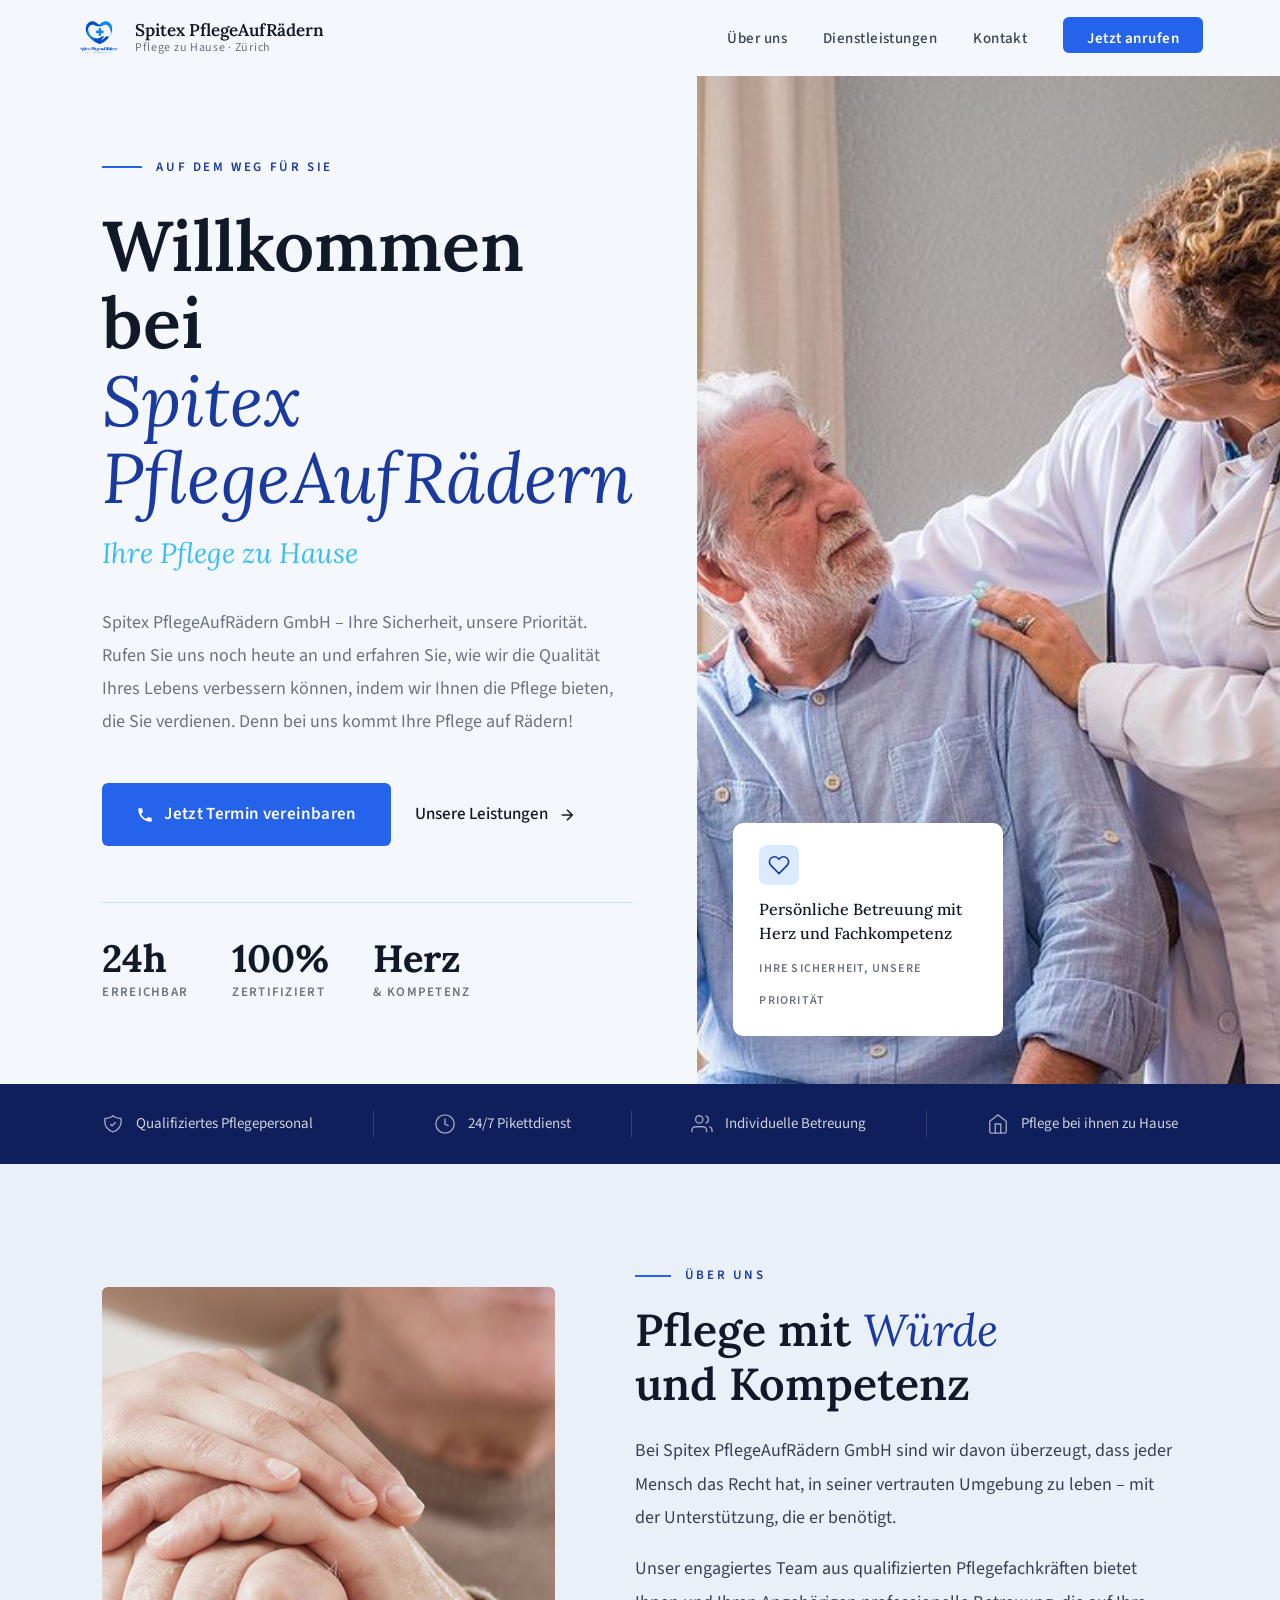
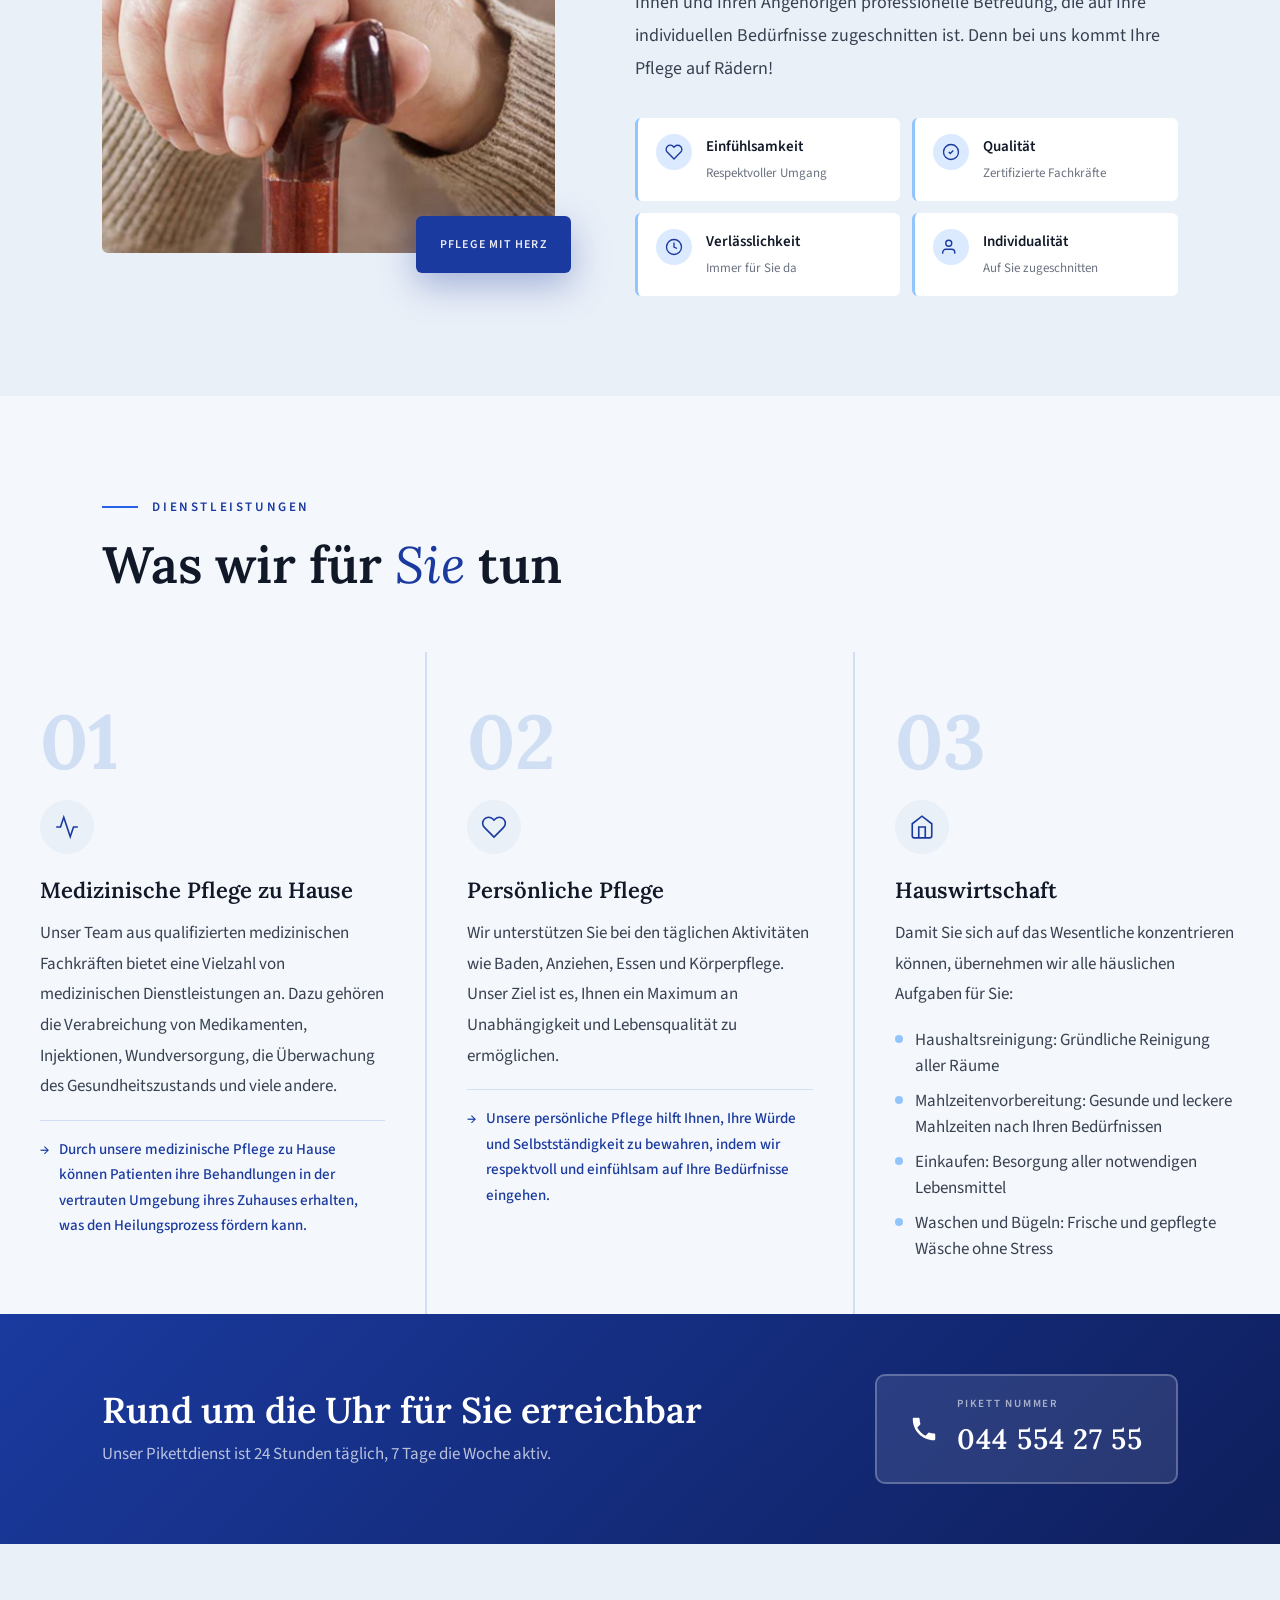
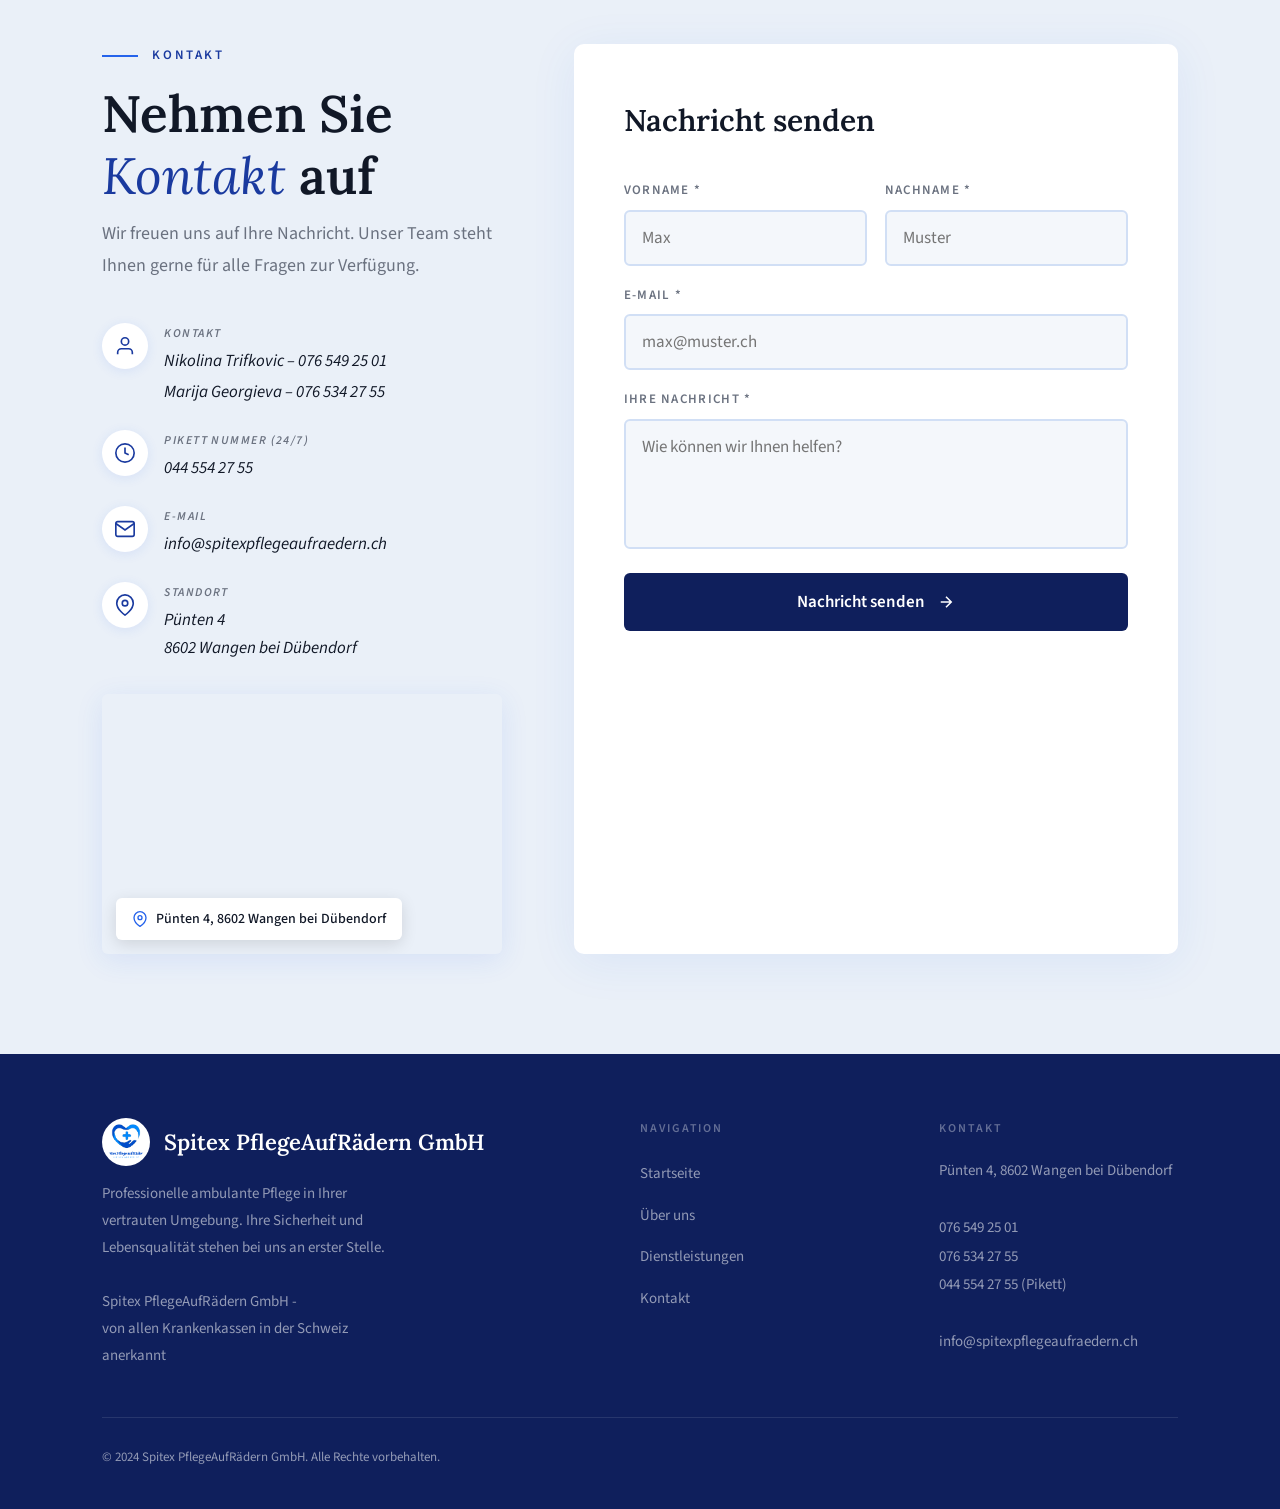
<file: spitex_nega/index.html>
<!DOCTYPE html>
<html lang="de">
<head>
  <meta charset="UTF-8">
  <meta name="viewport" content="width=device-width, initial-scale=1.0">

  <!-- ═══ SEO Meta Tags ═══ -->
  <title>Spitex PflegeAufRädern GmbH – Ambulante Pflege zu Hause | Wangen bei Dübendorf</title>
  <meta name="description" content="Spitex PflegeAufRädern GmbH in Wangen bei Dübendorf – professionelle ambulante Pflege zu Hause. Medizinische Pflege, persönliche Betreuung & Hauswirtschaft. 24/7 Pikettdienst. Jetzt Termin vereinbaren.">
  <meta name="keywords" content="Spitex, ambulante Pflege, Pflege zu Hause, Wangen bei Dübendorf, Zürich, Pflegedienst, häusliche Pflege, medizinische Pflege, Betreuung zuhause, Pikettdienst">
  <meta name="author" content="Spitex PflegeAufRädern GmbH">
  <meta name="robots" content="index, follow">
  <meta name="language" content="de-CH">
  <link rel="canonical" href="https://www.spitexpflegeaufraedern.ch/">

  <!-- ═══ Open Graph / Social ═══ -->
  <meta property="og:type" content="website">
  <meta property="og:locale" content="de_CH">
  <meta property="og:title" content="Spitex PflegeAufRädern GmbH – Ambulante Pflege zu Hause">
  <meta property="og:description" content="Professionelle ambulante Pflege in Wangen bei Dübendorf. Medizinische Pflege, persönliche Betreuung & Hauswirtschaft – mit Herz und Kompetenz.">
  <meta property="og:url" content="https://www.spitexpflegeaufraedern.ch/">
  <meta property="og:site_name" content="Spitex PflegeAufRädern GmbH">
  <meta property="og:image" content="https://www.spitexpflegeaufraedern.ch/images/hero-pflege.jpg">

  <!-- ═══ Favicon ═══ -->
  <link rel="icon" type="image/png" href="images/logo.png">
  <link rel="apple-touch-icon" href="images/logo.png">

  <!-- ═══ Structured Data / Schema.org ═══ -->
  <script type="application/ld+json">
  {
    "@context": "https://schema.org",
    "@type": "MedicalBusiness",
    "name": "Spitex PflegeAufRädern GmbH",
    "description": "Professionelle ambulante Pflege zu Hause in Wangen bei Dübendorf. Medizinische Pflege, persönliche Betreuung und Hauswirtschaft.",
    "url": "https://www.spitexpflegeaufraedern.ch",
    "logo": "https://www.spitexpflegeaufraedern.ch/images/logo.png",
    "telephone": ["+41765492501", "+41445542755"],
    "email": "info@spitexpflegeaufraedern.ch",
    "address": {
      "@type": "PostalAddress",
      "streetAddress": "Pünten 4",
      "postalCode": "8602",
      "addressLocality": "Wangen bei Dübendorf",
      "addressCountry": "CH"
    },
    "geo": {
      "@type": "GeoCoordinates",
      "latitude": 47.3983,
      "longitude": 8.6264
    },
    "openingHoursSpecification": {
      "@type": "OpeningHoursSpecification",
      "dayOfWeek": ["Monday","Tuesday","Wednesday","Thursday","Friday","Saturday","Sunday"],
      "opens": "00:00",
      "closes": "23:59"
    },
    "areaServed": {
      "@type": "Place",
      "name": "Kanton Zürich, Schweiz"
    },
    "serviceType": ["Ambulante Pflege", "Medizinische Hauspflege", "Hauswirtschaft", "Betreuung zu Hause"]
  }
  </script>

  <link rel="stylesheet" href="css/style.css">
</head>
<body>

<!-- ═══════════════════════════════════════
     NAVIGATION
════════════════════════════════════════ -->
<header role="banner">
  <nav id="mainNav" aria-label="Hauptnavigation">
    <a href="#hero" class="nav-logo" aria-label="Spitex PflegeAufRädern – Zurück zur Startseite">
      <div class="nav-logo-mark">
        <img src="images/logo.png" alt="Spitex PflegeAufRädern Logo" class="nav-logo-img">
      </div>
      <div class="nav-logo-text">
        <span class="brand">Spitex PflegeAufRädern</span>
        <span class="sub">Pflege zu Hause · Zürich</span>
      </div>
    </a>
    <ul class="nav-links" role="list">
      <li><a href="#ueber-uns">Über uns</a></li>
      <li><a href="#dienstleistungen">Dienstleistungen</a></li>
      <li><a href="#kontakt">Kontakt</a></li>
      <li><a href="tel:0765492501" class="nav-cta" aria-label="Jetzt anrufen: 076 549 25 01">Jetzt anrufen</a></li>
    </ul>
  </nav>
</header>

<!-- ═══════════════════════════════════════
     HERO
════════════════════════════════════════ -->
<main id="main-content">
<section class="hero" id="hero" aria-labelledby="hero-heading">
  <div class="hero-left">
    <div class="hero-eyebrow" aria-hidden="true">
      <span class="hero-eyebrow-line"></span>
      <span class="hero-eyebrow-text">Auf dem Weg für Sie</span>
    </div>
    <h1 class="hero-title" id="hero-heading">
      Willkommen bei<br><em>Spitex PflegeAufRädern</em>
    </h1>
    <p class="hero-subtitle">Ihre Pflege zu Hause</p>
    <p class="hero-text">
      Spitex PflegeAufRädern GmbH – Ihre Sicherheit, unsere Priorität.<br>
      Rufen Sie uns noch heute an und erfahren Sie, wie wir die Qualität Ihres Lebens verbessern können, indem wir Ihnen die Pflege bieten, die Sie verdienen. Denn bei uns kommt Ihre Pflege auf Rädern!
    </p>
    <div class="hero-actions">
      <a href="tel:0765492501" class="btn-primary" aria-label="Termin vereinbaren – Telefon 076 549 25 01">
        <svg viewBox="0 0 24 24" aria-hidden="true" focusable="false"><path d="M6.62 10.79c1.44 2.83 3.76 5.14 6.59 6.59l2.2-2.2c.27-.27.67-.36 1.02-.24 1.12.37 2.33.57 3.57.57.55 0 1 .45 1 1V20c0 .55-.45 1-1 1-9.39 0-17-7.61-17-17 0-.55.45-1 1-1h3.5c.55 0 1 .45 1 1 0 1.25.2 2.45.57 3.57.11.35.03.74-.25 1.02l-2.2 2.2z"/></svg>
        Jetzt Termin vereinbaren
      </a>
      <a href="#dienstleistungen" class="btn-secondary">
        Unsere Leistungen
        <svg viewBox="0 0 24 24" fill="none" stroke="currentColor" stroke-width="2" aria-hidden="true" focusable="false"><path d="M5 12h14M12 5l7 7-7 7"/></svg>
      </a>
    </div>
    <div class="hero-stats" aria-label="Unsere Kennzahlen">
      <div class="stat">
        <span class="stat-number">24h</span>
        <span class="stat-label">Erreichbar</span>
      </div>
      <div class="stat">
        <span class="stat-number">100%</span>
        <span class="stat-label">Zertifiziert</span>
      </div>
      <div class="stat">
        <span class="stat-number">Herz</span>
        <span class="stat-label">& Kompetenz</span>
      </div>
    </div>
  </div>

  <div class="hero-right" aria-hidden="true">
    <img
      src="images/hero-pflege.jpg"
      alt="Qualifizierte Pflegefachkraft betreut einen älteren Patienten liebevoll zu Hause"
      width="800" height="900"
      loading="eager" fetchpriority="high"
    >
    <div class="hero-floating-card">
      <div class="card-icon">
        <svg viewBox="0 0 24 24" fill="none" stroke="currentColor" stroke-width="1.8" aria-hidden="true"><path d="M20.84 4.61a5.5 5.5 0 0 0-7.78 0L12 5.67l-1.06-1.06a5.5 5.5 0 0 0-7.78 7.78l1.06 1.06L12 21.23l7.78-7.78 1.06-1.06a5.5 5.5 0 0 0 0-7.78z"/></svg>
      </div>
      <p>Persönliche Betreuung mit Herz und Fachkompetenz</p>
      <small>Ihre Sicherheit, unsere Priorität</small>
    </div>
  </div>
</section>

<!-- ═══════════════════════════════════════
     TRUST STRIP
════════════════════════════════════════ -->
<div class="trust-strip" role="list" aria-label="Unsere Versprechen">
  <div class="trust-item" role="listitem">
    <svg viewBox="0 0 24 24" fill="none" stroke="currentColor" stroke-width="1.5" aria-hidden="true"><path d="M9 12l2 2 4-4m5.618-4.016A11.955 11.955 0 0112 2.944a11.955 11.955 0 01-8.618 3.04A12.02 12.02 0 003 9c0 5.591 3.824 10.29 9 11.622 5.176-1.332 9-6.03 9-11.622 0-1.042-.133-2.052-.382-3.016z"/></svg>
    Qualifiziertes Pflegepersonal
  </div>
  <div class="trust-sep" aria-hidden="true"></div>
  <div class="trust-item" role="listitem">
    <svg viewBox="0 0 24 24" fill="none" stroke="currentColor" stroke-width="1.5" aria-hidden="true"><circle cx="12" cy="12" r="10"/><polyline points="12 6 12 12 16 14"/></svg>
    24/7 Pikettdienst
  </div>
  <div class="trust-sep" aria-hidden="true"></div>
  <div class="trust-item" role="listitem">
    <svg viewBox="0 0 24 24" fill="none" stroke="currentColor" stroke-width="1.5" aria-hidden="true"><path d="M17 21v-2a4 4 0 0 0-4-4H5a4 4 0 0 0-4 4v2"/><circle cx="9" cy="7" r="4"/><path d="M23 21v-2a4 4 0 0 0-3-3.87"/><path d="M16 3.13a4 4 0 0 1 0 7.75"/></svg>
    Individuelle Betreuung
  </div>
  <div class="trust-sep" aria-hidden="true"></div>
  <div class="trust-item" role="listitem">
    <svg viewBox="0 0 24 24" fill="none" stroke="currentColor" stroke-width="1.5" aria-hidden="true"><path d="M3 9l9-7 9 7v11a2 2 0 0 1-2 2H5a2 2 0 0 1-2-2z"/><polyline points="9 22 9 12 15 12 15 22"/></svg>
    Pflege bei ihnen zu Hause
  </div>
</div>

<!-- ═══════════════════════════════════════
     ÜBER UNS
════════════════════════════════════════ -->
<section class="about" id="ueber-uns" aria-labelledby="about-heading">
  <div class="about-grid">
    <div class="about-image-wrap reveal">
      <img
        src="images/about-care1.jpg"
        alt="Einfühlsame Pflegerin unterstützt eine ältere Patientin bei täglichen Aktivitäten zu Hause"
        class="about-img"
        width="600" height="750"
        loading="lazy"
      >
      <div class="about-badge" aria-hidden="true">
        <span class="badge-text">Pflege mit Herz</span>
      </div>
    </div>
    <div class="about-content">
      <div class="section-label reveal"><span>Über uns</span></div>
      <h2 class="reveal" id="about-heading">Pflege mit <em>Würde</em><br>und Kompetenz</h2>
      <p class="reveal">Bei Spitex PflegeAufRädern GmbH sind wir davon überzeugt, dass jeder Mensch das Recht hat, in seiner vertrauten Umgebung zu leben – mit der Unterstützung, die er benötigt.</p>
      <p class="reveal">Unser engagiertes Team aus qualifizierten Pflegefachkräften bietet Ihnen und Ihren Angehörigen professionelle Betreuung, die auf Ihre individuellen Bedürfnisse zugeschnitten ist. Denn bei uns kommt Ihre Pflege auf Rädern!</p>
      <div class="values-grid" role="list" aria-label="Unsere Werte">
        <div class="value-card reveal" role="listitem">
          <div class="value-icon" aria-hidden="true"><svg viewBox="0 0 24 24" fill="none" stroke="currentColor" stroke-width="1.8"><path d="M20.84 4.61a5.5 5.5 0 0 0-7.78 0L12 5.67l-1.06-1.06a5.5 5.5 0 0 0-7.78 7.78l1.06 1.06L12 21.23l7.78-7.78 1.06-1.06a5.5 5.5 0 0 0 0-7.78z"/></svg></div>
          <div><strong>Einfühlsamkeit</strong><small>Respektvoller Umgang</small></div>
        </div>
        <div class="value-card reveal" role="listitem">
          <div class="value-icon" aria-hidden="true"><svg viewBox="0 0 24 24" fill="none" stroke="currentColor" stroke-width="1.8"><path d="M9 12l2 2 4-4"/><circle cx="12" cy="12" r="10"/></svg></div>
          <div><strong>Qualität</strong><small>Zertifizierte Fachkräfte</small></div>
        </div>
        <div class="value-card reveal" role="listitem">
          <div class="value-icon" aria-hidden="true"><svg viewBox="0 0 24 24" fill="none" stroke="currentColor" stroke-width="1.8"><circle cx="12" cy="12" r="10"/><polyline points="12 6 12 12 16 14"/></svg></div>
          <div><strong>Verlässlichkeit</strong><small>Immer für Sie da</small></div>
        </div>
        <div class="value-card reveal" role="listitem">
          <div class="value-icon" aria-hidden="true"><svg viewBox="0 0 24 24" fill="none" stroke="currentColor" stroke-width="1.8"><path d="M17 21v-2a4 4 0 0 0-4-4H5a4 4 0 0 0-4 4v2"/><circle cx="9" cy="7" r="4"/></svg></div>
          <div><strong>Individualität</strong><small>Auf Sie zugeschnitten</small></div>
        </div>
      </div>
    </div>
  </div>
</section>

<!-- ═══════════════════════════════════════
     DIENSTLEISTUNGEN
════════════════════════════════════════ -->
<section class="services" id="dienstleistungen" aria-labelledby="services-heading">
  <div class="services-header">
    <div class="section-label reveal"><span>Dienstleistungen</span></div>
    <h2 class="section-title reveal" id="services-heading">Was wir für <em>Sie</em> tun</h2>
  </div>
  <div class="services-grid">
    <article class="service-card reveal" aria-labelledby="service-1-heading">
      <div class="service-num" aria-hidden="true">01</div>
      <div class="service-icon" aria-hidden="true">
        <svg viewBox="0 0 24 24" fill="none" stroke="currentColor" stroke-width="1.5"><path d="M22 12h-4l-3 9L9 3l-3 9H2"/></svg>
      </div>
      <h3 id="service-1-heading">Medizinische Pflege zu Hause</h3>
      <p>Unser Team aus qualifizierten medizinischen Fachkräften bietet eine Vielzahl von medizinischen Dienstleistungen an. Dazu gehören die Verabreichung von Medikamenten, Injektionen, Wundversorgung, die Überwachung des Gesundheitszustands und viele andere.</p>
      <div class="service-benefit">Durch unsere medizinische Pflege zu Hause können Patienten ihre Behandlungen in der vertrauten Umgebung ihres Zuhauses erhalten, was den Heilungsprozess fördern kann.</div>
    </article>
    <article class="service-card reveal" aria-labelledby="service-2-heading">
      <div class="service-num" aria-hidden="true">02</div>
      <div class="service-icon" aria-hidden="true">
        <svg viewBox="0 0 24 24" fill="none" stroke="currentColor" stroke-width="1.5"><path d="M20.84 4.61a5.5 5.5 0 0 0-7.78 0L12 5.67l-1.06-1.06a5.5 5.5 0 0 0-7.78 7.78l1.06 1.06L12 21.23l7.78-7.78 1.06-1.06a5.5 5.5 0 0 0 0-7.78z"/></svg>
      </div>
      <h3 id="service-2-heading">Persönliche Pflege</h3>
      <p>Wir unterstützen Sie bei den täglichen Aktivitäten wie Baden, Anziehen, Essen und Körperpflege. Unser Ziel ist es, Ihnen ein Maximum an Unabhängigkeit und Lebensqualität zu ermöglichen.</p>
      <div class="service-benefit">Unsere persönliche Pflege hilft Ihnen, Ihre Würde und Selbstständigkeit zu bewahren, indem wir respektvoll und einfühlsam auf Ihre Bedürfnisse eingehen.</div>
    </article>
    <article class="service-card reveal" aria-labelledby="service-3-heading">
      <div class="service-num" aria-hidden="true">03</div>
      <div class="service-icon" aria-hidden="true">
        <svg viewBox="0 0 24 24" fill="none" stroke="currentColor" stroke-width="1.5"><path d="M3 9l9-7 9 7v11a2 2 0 0 1-2 2H5a2 2 0 0 1-2-2z"/><polyline points="9 22 9 12 15 12 15 22"/></svg>
      </div>
      <h3 id="service-3-heading">Hauswirtschaft</h3>
      <p>Damit Sie sich auf das Wesentliche konzentrieren können, übernehmen wir alle häuslichen Aufgaben für Sie:</p>
      <ul class="service-list">
        <li>Haushaltsreinigung: Gründliche Reinigung aller Räume</li>
        <li>Mahlzeitenvorbereitung: Gesunde und leckere Mahlzeiten nach Ihren Bedürfnissen</li>
        <li>Einkaufen: Besorgung aller notwendigen Lebensmittel</li>
        <li>Waschen und Bügeln: Frische und gepflegte Wäsche ohne Stress</li>
      </ul>
    </article>
  </div>
</section>

<!-- ═══════════════════════════════════════
     PIKETT BANNER
════════════════════════════════════════ -->
<aside class="pikett" aria-label="24/7 Notfallkontakt">
  <div class="pikett-text">
    <h3>Rund um die Uhr für Sie erreichbar</h3>
    <p>Unser Pikettdienst ist 24 Stunden täglich, 7 Tage die Woche aktiv.</p>
  </div>
  <a href="tel:0445542755" class="pikett-phone" aria-label="Pikettdienst anrufen: 044 554 27 55">
    <svg viewBox="0 0 24 24" fill="white" aria-hidden="true"><path d="M6.62 10.79c1.44 2.83 3.76 5.14 6.59 6.59l2.2-2.2c.27-.27.67-.36 1.02-.24 1.12.37 2.33.57 3.57.57.55 0 1 .45 1 1V20c0 .55-.45 1-1 1-9.39 0-17-7.61-17-17 0-.55.45-1 1-1h3.5c.55 0 1 .45 1 1 0 1.25.2 2.45.57 3.57.11.35.03.74-.25 1.02l-2.2 2.2z"/></svg>
    <div class="pikett-phone-info">
      <small>Pikett Nummer</small>
      <span class="number">044 554 27 55</span>
    </div>
  </a>
</aside>

<!-- ═══════════════════════════════════════
     KONTAKT
════════════════════════════════════════ -->
<section class="contact" id="kontakt" aria-labelledby="contact-heading">
  <div class="contact-grid">
    <div class="contact-left-col">
      <div class="section-label reveal"><span>Kontakt</span></div>
      <h2 class="section-title reveal" id="contact-heading">Nehmen Sie <em>Kontakt</em> auf</h2>
      <p class="section-desc reveal">Wir freuen uns auf Ihre Nachricht. Unser Team steht Ihnen gerne für alle Fragen zur Verfügung.</p>

      <address class="contact-info-list" aria-label="Kontaktinformationen">
        <div class="contact-info-item reveal">
          <div class="ci-icon" aria-hidden="true">
            <svg viewBox="0 0 24 24" fill="none" stroke="currentColor" stroke-width="1.8"><path d="M20 21v-2a4 4 0 0 0-4-4H8a4 4 0 0 0-4 4v2"/><circle cx="12" cy="7" r="4"/></svg>
          </div>
          <div class="ci-body">
            <span class="ci-label">Kontakt</span>
            <a href="tel:+41765492501" aria-label="Nikolina Trifkovic anrufen">Nikolina Trifkovic – 076 549 25 01</a>
            <a href="tel:+41765342755" aria-label="Marija Georgieva anrufen">Marija Georgieva – 076 534 27 55</a>
          </div>
        </div>
        <div class="contact-info-item reveal">
          <div class="ci-icon" aria-hidden="true">
            <svg viewBox="0 0 24 24" fill="none" stroke="currentColor" stroke-width="1.8"><circle cx="12" cy="12" r="10"/><polyline points="12 6 12 12 16 14"/></svg>
          </div>
          <div class="ci-body">
            <span class="ci-label">Pikett Nummer (24/7)</span>
            <a href="tel:+41445542755" aria-label="Pikettdienst anrufen">044 554 27 55</a>
          </div>
        </div>
        <div class="contact-info-item reveal">
          <div class="ci-icon" aria-hidden="true">
            <svg viewBox="0 0 24 24" fill="none" stroke="currentColor" stroke-width="1.8"><path d="M4 4h16c1.1 0 2 .9 2 2v12c0 1.1-.9 2-2 2H4c-1.1 0-2-.9-2-2V6c0-1.1.9-2 2-2z"/><polyline points="22,6 12,13 2,6"/></svg>
          </div>
          <div class="ci-body">
            <span class="ci-label">E-Mail</span>
            <a href="mailto:info@spitexpflegeaufraedern.ch">info&#64;spitexpflegeaufraedern.ch</a>
          </div>
        </div>
        <div class="contact-info-item reveal">
          <div class="ci-icon" aria-hidden="true">
            <svg viewBox="0 0 24 24" fill="none" stroke="currentColor" stroke-width="1.8"><path d="M21 10c0 7-9 13-9 13s-9-6-9-13a9 9 0 0 1 18 0z"/><circle cx="12" cy="10" r="3"/></svg>
          </div>
          <div class="ci-body">
            <span class="ci-label">Standort</span>
            <p>Pünten 4<br>8602 Wangen bei Dübendorf</p>
          </div>
        </div>
      </address>

      <div class="map-wrap reveal">
        <iframe
          src="https://www.google.com/maps/embed?pb=!1m18!1m12!1m3!1d2699.5!2d8.6264!3d47.3983!2m3!1f0!2f0!3f0!3m2!1i1024!2i768!4f13.1!3m3!1m2!1s0x479aa5b0a96dce2d%3A0x5e7a47df1bf1b8e0!2sP%C3%BCnten%204%2C%208602%20Wangen%20bei%20D%C3%BCbendorf!5e0!3m2!1sde!2sch!4v1700000000000"
          loading="lazy"
          referrerpolicy="no-referrer-when-downgrade"
          title="Standort Spitex PflegeAufRädern GmbH, Pünten 4, 8602 Wangen bei Dübendorf"
          aria-label="Google Maps – Standort Spitex PflegeAufRädern GmbH">
        </iframe>
        <div class="map-pin-label" aria-hidden="true">
          <svg viewBox="0 0 24 24" fill="none" stroke="currentColor" stroke-width="2"><path d="M21 10c0 7-9 13-9 13s-9-6-9-13a9 9 0 0 1 18 0z"/><circle cx="12" cy="10" r="3"/></svg>
          Pünten 4, 8602 Wangen bei Dübendorf
        </div>
      </div>
    </div>

    <div class="contact-form-wrap reveal">
      <div class="form-headline" id="form-heading">Nachricht senden</div>
      <form id="contactForm" novalidate aria-labelledby="form-heading">
        <div class="form-row">
          <div class="form-group">
            <label for="vorname">Vorname <span aria-label="Pflichtfeld">*</span></label>
            <input type="text" id="vorname" name="vorname" placeholder="Max" required autocomplete="given-name" aria-required="true">
          </div>
          <div class="form-group">
            <label for="nachname">Nachname <span aria-label="Pflichtfeld">*</span></label>
            <input type="text" id="nachname" name="nachname" placeholder="Muster" required autocomplete="family-name" aria-required="true">
          </div>
        </div>
        <div class="form-group">
          <label for="email">E-Mail <span aria-label="Pflichtfeld">*</span></label>
          <input type="email" id="email" name="email" placeholder="max@muster.ch" required autocomplete="email" aria-required="true">
        </div>
        <div class="form-group">
          <label for="nachricht">Ihre Nachricht <span aria-label="Pflichtfeld">*</span></label>
          <textarea id="nachricht" name="nachricht" placeholder="Wie können wir Ihnen helfen?" required aria-required="true"></textarea>
        </div>
        <button type="submit" class="btn-submit" id="submitBtn">
          <span id="btnText">Nachricht senden</span>
          <svg viewBox="0 0 24 24" fill="none" stroke="white" stroke-width="2" aria-hidden="true"><path d="M5 12h14M12 5l7 7-7 7"/></svg>
        </button>
        <div class="form-success" id="formSuccess" role="alert" aria-live="polite">
          &#10003; Vielen Dank! Ihre Nachricht wurde gesendet. Wir melden uns bald bei Ihnen.
        </div>
      </form>
    </div>
  </div>
</section>
</main>

<!-- ═══════════════════════════════════════
     FOOTER
════════════════════════════════════════ -->
<footer role="contentinfo">
  <div class="footer-grid">
    <div class="footer-brand">
      <div class="footer-logo-wrap">
        <img src="images/logo.png" alt="Spitex PflegeAufRädern GmbH Logo" class="footer-logo-img" width="48" height="48" loading="lazy">
        <span class="footer-brand-name">Spitex PflegeAufRädern GmbH</span>
      </div>
      <p>Professionelle ambulante Pflege in Ihrer vertrauten Umgebung. Ihre Sicherheit und Lebensqualität stehen bei uns an erster Stelle.</p>
      <p><br>Spitex PflegeAufRädern GmbH - </p>
      <p>von allen Krankenkassen in der Schweiz anerkannt</p>
    </div>
    <nav class="footer-col" aria-label="Footer Navigation">
      <h4>Navigation</h4>
      <ul role="list">
        <li><a href="#hero">Startseite</a></li>
        <li><a href="#ueber-uns">Über uns</a></li>
        <li><a href="#dienstleistungen">Dienstleistungen</a></li>
        <li><a href="#kontakt">Kontakt</a></li>
      </ul>
    </nav>
    <div class="footer-col">
      <h4>Kontakt</h4>
      <address>
        <span itemscope itemtype="https://schema.org/PostalAddress">
          <span itemprop="streetAddress">Pünten 4</span>,
          <span itemprop="postalCode">8602</span>
          <span itemprop="addressLocality">Wangen bei Dübendorf</span>
        </span><br><br>
        <a href="tel:+41765492501">076 549 25 01</a><br>
        <a href="tel:+41765342755">076 534 27 55</a><br>
        <a href="tel:+41445542755">044 554 27 55 (Pikett)</a><br><br>
        <a href="mailto:info@spitexpflegeaufraedern.ch">info&#64;spitexpflegeaufraedern.ch</a>
      </address>
    </div>
  </div>
  <div class="footer-bottom">
    <p>&#169; 2024 Spitex PflegeAufRädern GmbH. Alle Rechte vorbehalten.</p>
  </div>
</footer>

<script src="js/main.js"></script>
</body>
</html>
</file>
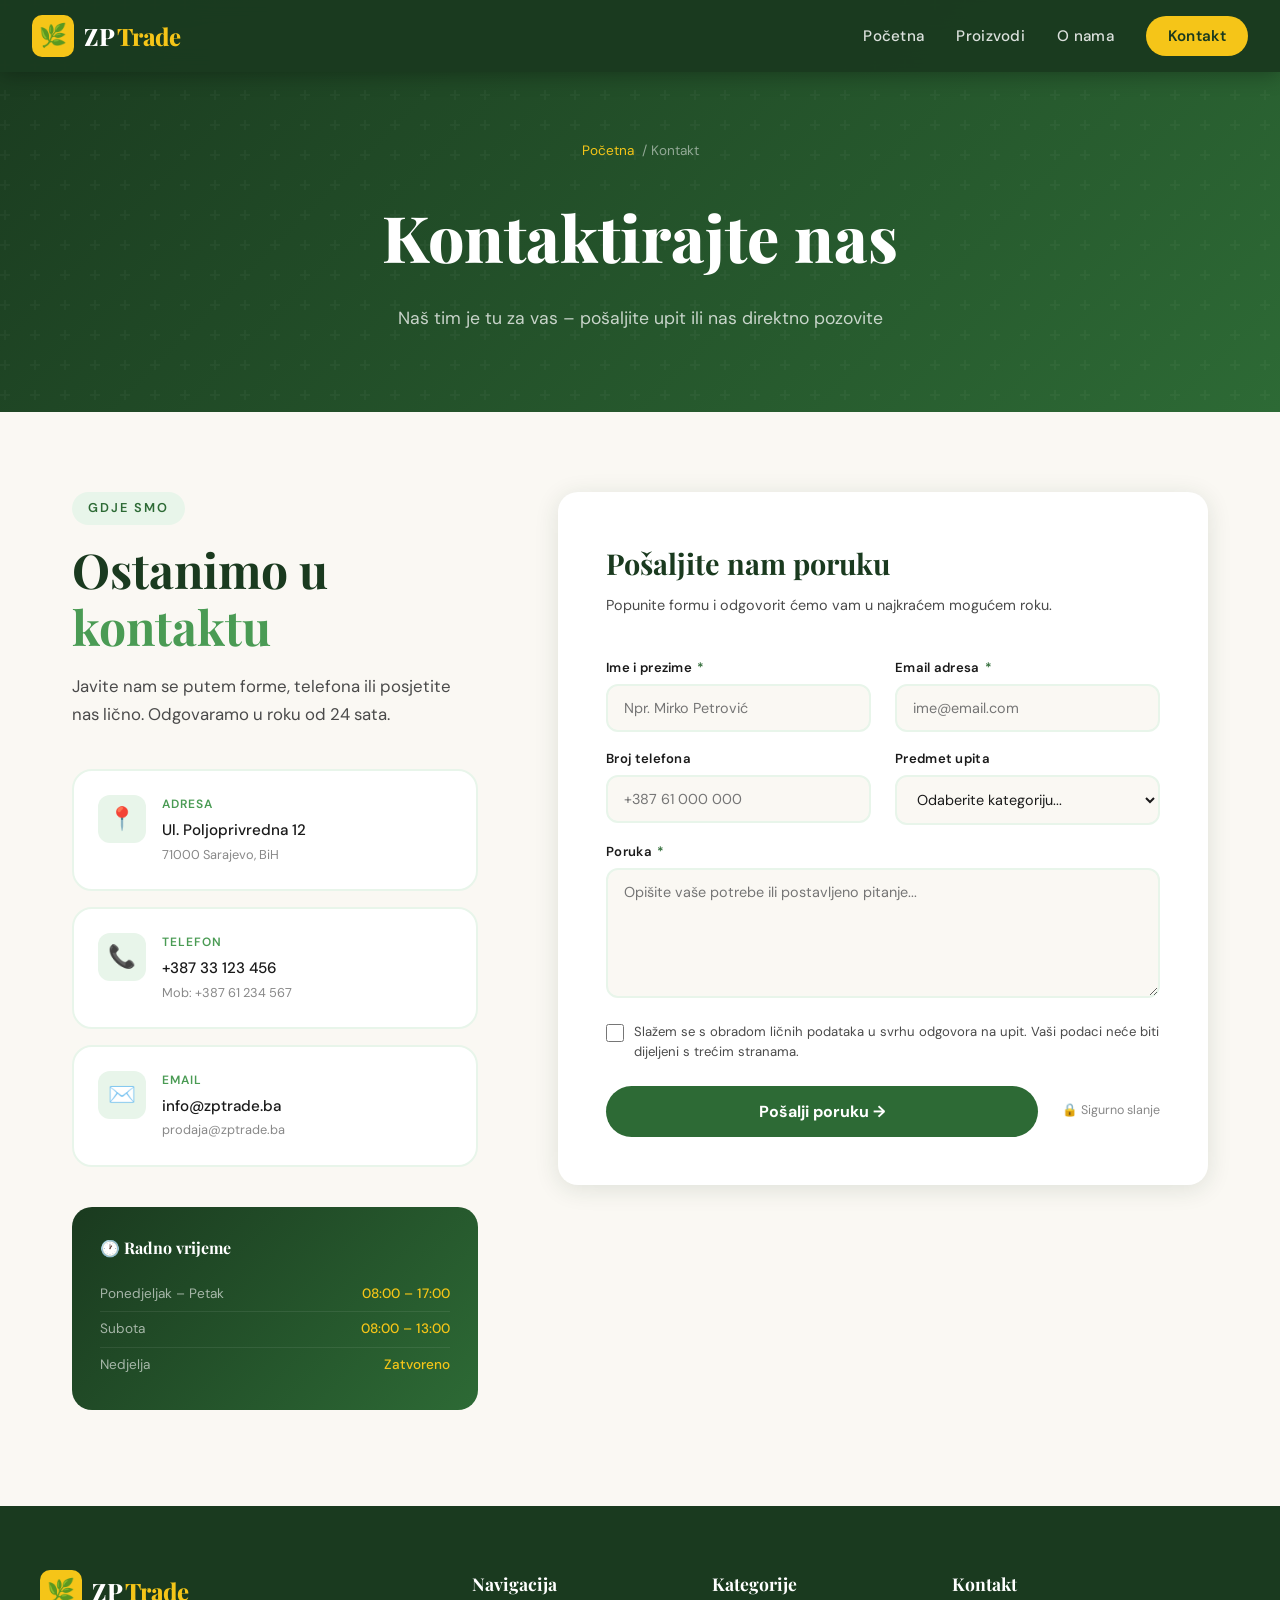
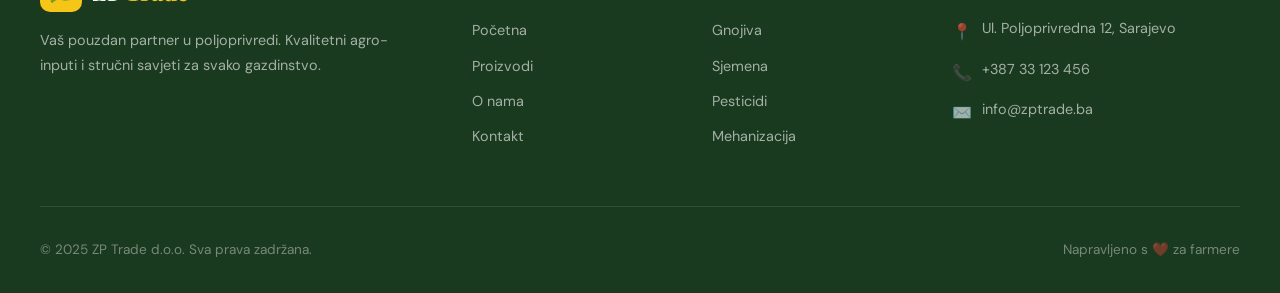
<file: zpTrade/contact.html>
<!DOCTYPE html>
<html lang="bs">
<head>
  <meta charset="UTF-8">
  <meta name="viewport" content="width=device-width, initial-scale=1.0">
  <title>Kontakt – ZP Trade</title>
  <link rel="stylesheet" href="style.css">
  <style>
    .contact-page {
      max-width: 1200px;
      margin: 0 auto;
      padding: 5rem 2rem 6rem;
      display: grid;
      grid-template-columns: 1fr 1.6fr;
      gap: 5rem;
      align-items: start;
    }

    /* INFO COLUMN */
    .contact-info { position: sticky; top: 100px; }

    .contact-info .section-subtitle { margin-bottom: 2.5rem; max-width: 100%; }

    .info-cards { display: flex; flex-direction: column; gap: 1rem; margin-bottom: 2.5rem; }

    .info-card {
      display: flex;
      align-items: flex-start;
      gap: 16px;
      background: var(--white);
      border-radius: var(--radius-lg);
      padding: 1.5rem;
      border: 2px solid var(--green-pale);
      transition: border-color 0.2s, box-shadow 0.2s;
    }

    .info-card:hover { border-color: var(--green-light); box-shadow: var(--shadow); }

    .info-card-icon {
      width: 48px; height: 48px;
      background: var(--green-pale);
      border-radius: 12px;
      display: flex; align-items: center; justify-content: center;
      font-size: 1.4rem;
      flex-shrink: 0;
    }

    .info-card-label {
      font-size: 0.75rem;
      font-weight: 600;
      color: var(--green-light);
      text-transform: uppercase;
      letter-spacing: 1px;
      margin-bottom: 4px;
    }

    .info-card-value {
      font-size: 0.95rem;
      color: var(--text-dark);
      font-weight: 500;
    }

    .info-card-sub {
      font-size: 0.8rem;
      color: var(--text-light);
      margin-top: 2px;
    }

    .working-hours {
      background: linear-gradient(135deg, var(--green-dark), var(--green-mid));
      border-radius: var(--radius-lg);
      padding: 1.75rem;
      color: rgba(255,255,255,0.9);
    }

    .working-hours h4 {
      font-family: 'Playfair Display', serif;
      font-size: 1rem;
      color: var(--white);
      margin-bottom: 1rem;
    }

    .wh-row {
      display: flex;
      justify-content: space-between;
      font-size: 0.85rem;
      padding: 0.4rem 0;
      border-bottom: 1px solid rgba(255,255,255,0.08);
    }

    .wh-row:last-child { border-bottom: none; }
    .wh-row .day { color: rgba(255,255,255,0.6); }
    .wh-row .time { color: var(--yellow); font-weight: 500; }

    /* FORM COLUMN */
    .contact-form-wrap {
      background: var(--white);
      border-radius: var(--radius-lg);
      padding: 3rem;
      box-shadow: var(--shadow);
    }

    .form-title {
      font-family: 'Playfair Display', serif;
      font-size: 1.8rem;
      font-weight: 700;
      color: var(--green-dark);
      margin-bottom: 0.5rem;
    }

    .form-subtitle { font-size: 0.9rem; color: var(--text-mid); margin-bottom: 2.5rem; }

    .form-grid {
      display: grid;
      grid-template-columns: 1fr 1fr;
      gap: 1rem 1.5rem;
    }

    .form-group { display: flex; flex-direction: column; gap: 6px; }

    .form-group.full { grid-column: span 2; }

    .form-group label {
      font-size: 0.82rem;
      font-weight: 600;
      color: var(--text-dark);
      letter-spacing: 0.3px;
    }

    .form-group label .req { color: var(--green-mid); margin-left: 2px; }

    .form-group input,
    .form-group textarea,
    .form-group select {
      padding: 13px 16px;
      border: 2px solid var(--green-pale);
      border-radius: var(--radius);
      font-family: 'DM Sans', sans-serif;
      font-size: 0.9rem;
      color: var(--text-dark);
      background: var(--cream);
      outline: none;
      transition: all 0.2s;
    }

    .form-group input:focus,
    .form-group textarea:focus,
    .form-group select:focus {
      border-color: var(--green-light);
      background: var(--white);
      box-shadow: 0 0 0 4px rgba(74,155,84,0.1);
    }

    .form-group input.error,
    .form-group textarea.error {
      border-color: #e53e3e;
      background: #fff5f5;
    }

    .form-group .err-msg {
      font-size: 0.78rem;
      color: #e53e3e;
      display: none;
    }

    .form-group .err-msg.show { display: block; }

    .form-group textarea { height: 130px; resize: vertical; }

    .form-check {
      display: flex;
      align-items: flex-start;
      gap: 10px;
      grid-column: span 2;
      margin-top: 0.5rem;
    }

    .form-check input[type="checkbox"] {
      width: 18px; height: 18px;
      accent-color: var(--green-mid);
      margin-top: 2px;
      flex-shrink: 0;
      padding: 0;
      border: none;
    }

    .form-check label {
      font-size: 0.82rem;
      color: var(--text-mid);
      line-height: 1.5;
      cursor: pointer;
    }

    .form-submit-row {
      grid-column: span 2;
      display: flex;
      align-items: center;
      gap: 1.5rem;
      margin-top: 0.5rem;
      flex-wrap: wrap;
    }

    .submit-btn {
      flex: 1;
      min-width: 200px;
      padding: 15px 32px;
      background: var(--green-mid);
      color: var(--white);
      border: none;
      border-radius: 50px;
      font-family: 'DM Sans', sans-serif;
      font-size: 1rem;
      font-weight: 700;
      cursor: pointer;
      transition: all 0.3s;
      display: flex;
      align-items: center;
      justify-content: center;
      gap: 8px;
    }

    .submit-btn:hover {
      background: var(--green-dark);
      transform: translateY(-2px);
      box-shadow: 0 8px 24px rgba(45,106,53,0.35);
    }

    .submit-btn:disabled { opacity: 0.6; cursor: not-allowed; transform: none; }

    .form-secure {
      display: flex;
      align-items: center;
      gap: 6px;
      font-size: 0.78rem;
      color: var(--text-light);
    }

    /* Success / Error messages */
    .form-alert {
      display: none;
      padding: 1.25rem 1.5rem;
      border-radius: var(--radius);
      margin-bottom: 1.5rem;
      font-size: 0.9rem;
      font-weight: 500;
      align-items: center;
      gap: 12px;
    }

    .form-alert.show { display: flex; }

    .form-alert.success {
      background: #f0fdf4;
      border: 2px solid #86efac;
      color: #166534;
    }

    .form-alert.error {
      background: #fef2f2;
      border: 2px solid #fca5a5;
      color: #991b1b;
    }

    @media (max-width: 960px) {
      .contact-page { grid-template-columns: 1fr; gap: 3rem; }
      .contact-info { position: static; }
    }

    @media (max-width: 560px) {
      .form-grid { grid-template-columns: 1fr; }
      .form-group.full, .form-check, .form-submit-row { grid-column: span 1; }
      .contact-form-wrap { padding: 2rem 1.5rem; }
    }
  </style>
</head>
<body>

<nav>
  <a href="index.html" class="nav-logo">
    <div class="nav-logo-icon">🌿</div>
    <span class="nav-logo-text">ZP <span>Trade</span></span>
  </a>
  <ul class="nav-links" id="navLinks">
    <li><a href="index.html">Početna</a></li>
    <li><a href="products.html">Proizvodi</a></li>
    <li><a href="about.html">O nama</a></li>
    <li><a href="contact.html" class="active nav-cta">Kontakt</a></li>
  </ul>
  <button class="hamburger" id="hamburger"><span></span><span></span><span></span></button>
</nav>

<div class="page-hero">
  <div class="breadcrumb"><a href="index.html">Početna</a> / Kontakt</div>
  <h1>Kontaktirajte nas</h1>
  <p>Naš tim je tu za vas – pošaljite upit ili nas direktno pozovite</p>
</div>

<div class="contact-page">

  <!-- LEFT: INFO -->
  <div class="contact-info">
    <span class="section-label">Gdje smo</span>
    <h2 class="section-title">Ostanimo u <span>kontaktu</span></h2>
    <p class="section-subtitle">Javite nam se putem forme, telefona ili posjetite nas lično. Odgovaramo u roku od 24 sata.</p>

    <div class="info-cards">
      <div class="info-card">
        <div class="info-card-icon">📍</div>
        <div>
          <div class="info-card-label">Adresa</div>
          <div class="info-card-value">Ul. Poljoprivredna 12</div>
          <div class="info-card-sub">71000 Sarajevo, BiH</div>
        </div>
      </div>
      <div class="info-card">
        <div class="info-card-icon">📞</div>
        <div>
          <div class="info-card-label">Telefon</div>
          <div class="info-card-value">+387 33 123 456</div>
          <div class="info-card-sub">Mob: +387 61 234 567</div>
        </div>
      </div>
      <div class="info-card">
        <div class="info-card-icon">✉️</div>
        <div>
          <div class="info-card-label">Email</div>
          <div class="info-card-value">info@zptrade.ba</div>
          <div class="info-card-sub">prodaja@zptrade.ba</div>
        </div>
      </div>
    </div>

    <div class="working-hours">
      <h4>🕐 Radno vrijeme</h4>
      <div class="wh-row"><span class="day">Ponedjeljak – Petak</span><span class="time">08:00 – 17:00</span></div>
      <div class="wh-row"><span class="day">Subota</span><span class="time">08:00 – 13:00</span></div>
      <div class="wh-row"><span class="day">Nedjelja</span><span class="time">Zatvoreno</span></div>
    </div>
  </div>

  <!-- RIGHT: FORM -->
  <div class="contact-form-wrap">
    <h2 class="form-title">Pošaljite nam poruku</h2>
    <p class="form-subtitle">Popunite formu i odgovorit ćemo vam u najkraćem mogućem roku.</p>

    <div class="form-alert success" id="successAlert">
      ✅ <span>Vaša poruka je uspješno poslana! Kontaktirat ćemo vas uskoro.</span>
    </div>
    <div class="form-alert error" id="errorAlert">
      ❌ <span>Greška pri slanju. Molimo pokušajte ponovo ili nas direktno pozovite.</span>
    </div>

    <form id="contactForm" novalidate>
      <div class="form-grid">

        <div class="form-group">
          <label for="name">Ime i prezime <span class="req">*</span></label>
          <input type="text" id="name" name="name" placeholder="Npr. Mirko Petrović" autocomplete="name">
          <span class="err-msg" id="nameErr">Molimo unesite vaše ime.</span>
        </div>

        <div class="form-group">
          <label for="email">Email adresa <span class="req">*</span></label>
          <input type="email" id="email" name="email" placeholder="ime@email.com" autocomplete="email">
          <span class="err-msg" id="emailErr">Molimo unesite ispravnu email adresu.</span>
        </div>

        <div class="form-group">
          <label for="phone">Broj telefona</label>
          <input type="tel" id="phone" name="phone" placeholder="+387 61 000 000" autocomplete="tel">
        </div>

        <div class="form-group">
          <label for="subject">Predmet upita</label>
          <select id="subject" name="subject">
            <option value="">Odaberite kategoriju...</option>
            <option>Gnojiva</option>
            <option>Sjemena</option>
            <option>Pesticidi</option>
            <option>Navodnjavanje</option>
            <option>Stočna hrana</option>
            <option>Žitarice</option>
            <option>Sadnice</option>
            <option>Mehanizacija</option>
            <option>Opće informacije</option>
          </select>
        </div>

        <div class="form-group full">
          <label for="message">Poruka <span class="req">*</span></label>
          <textarea id="message" name="message" placeholder="Opišite vaše potrebe ili postavljeno pitanje..."></textarea>
          <span class="err-msg" id="msgErr">Molimo unesite poruku (min. 10 znakova).</span>
        </div>

        <div class="form-check">
          <input type="checkbox" id="privacy" name="privacy">
          <label for="privacy">Slažem se s obradom ličnih podataka u svrhu odgovora na upit. Vaši podaci neće biti dijeljeni s trećim stranama.</label>
        </div>

        <div class="form-submit-row">
          <button type="submit" class="submit-btn" id="submitBtn">
            <span id="btnText">Pošalji poruku →</span>
          </button>
          <div class="form-secure">🔒 Sigurno slanje</div>
        </div>

      </div>
    </form>
  </div>
</div>

<footer>
  <div class="footer-grid">
    <div class="footer-brand">
      <a href="index.html" class="nav-logo" style="margin-bottom:1rem;display:inline-flex">
        <div class="nav-logo-icon">🌿</div>
        <span class="nav-logo-text">ZP <span>Trade</span></span>
      </a>
      <p>Vaš pouzdan partner u poljoprivredi. Kvalitetni agro-inputi i stručni savjeti za svako gazdinstvo.</p>
    </div>
    <div class="footer-col">
      <h4>Navigacija</h4>
      <ul>
        <li><a href="index.html">Početna</a></li>
        <li><a href="products.html">Proizvodi</a></li>
        <li><a href="about.html">O nama</a></li>
        <li><a href="contact.html">Kontakt</a></li>
      </ul>
    </div>
    <div class="footer-col">
      <h4>Kategorije</h4>
      <ul>
        <li><a href="products.html">Gnojiva</a></li>
        <li><a href="products.html">Sjemena</a></li>
        <li><a href="products.html">Pesticidi</a></li>
        <li><a href="products.html">Mehanizacija</a></li>
      </ul>
    </div>
    <div class="footer-col">
      <h4>Kontakt</h4>
      <div class="footer-contact-item"><span class="icon">📍</span> Ul. Poljoprivredna 12, Sarajevo</div>
      <div class="footer-contact-item"><span class="icon">📞</span> +387 33 123 456</div>
      <div class="footer-contact-item"><span class="icon">✉️</span> info@zptrade.ba</div>
    </div>
  </div>
  <div class="footer-bottom">
    <span>© 2025 ZP Trade d.o.o. Sva prava zadržana.</span>
    <span>Napravljeno s ❤️ za farmere</span>
  </div>
</footer>

<script>
  // Nav
  const ham = document.getElementById('hamburger');
  const navLinks = document.getElementById('navLinks');
  ham.addEventListener('click', () => navLinks.classList.toggle('open'));

  // Validation helpers
  function setError(inputId, errId, show) {
    const input = document.getElementById(inputId);
    const err = document.getElementById(errId);
    if (show) {
      input.classList.add('error');
      err.classList.add('show');
    } else {
      input.classList.remove('error');
      err.classList.remove('show');
    }
    return !show;
  }

  function isValidEmail(v) {
    return /^[^\s@]+@[^\s@]+\.[^\s@]+$/.test(v);
  }

  // Live validation
  document.getElementById('name').addEventListener('blur', function() {
    setError('name', 'nameErr', this.value.trim().length < 2);
  });

  document.getElementById('email').addEventListener('blur', function() {
    setError('email', 'emailErr', !isValidEmail(this.value.trim()));
  });

  document.getElementById('message').addEventListener('blur', function() {
    setError('message', 'msgErr', this.value.trim().length < 10);
  });

  // Form submit
  document.getElementById('contactForm').addEventListener('submit', async function(e) {
    e.preventDefault();

    const name = document.getElementById('name').value.trim();
    const email = document.getElementById('email').value.trim();
    const message = document.getElementById('message').value.trim();
    const privacy = document.getElementById('privacy').checked;

    let valid = true;
    valid = setError('name', 'nameErr', name.length < 2) && valid;
    valid = setError('email', 'emailErr', !isValidEmail(email)) && valid;
    valid = setError('message', 'msgErr', message.length < 10) && valid;

    if (!privacy) {
      alert('Molimo prihvatite uvjete obrade podataka.');
      return;
    }

    if (!valid) return;

    // Show loading
    const btn = document.getElementById('submitBtn');
    const btnText = document.getElementById('btnText');
    btn.disabled = true;
    btnText.textContent = 'Slanje...';

    // Build form data for PHP
    const formData = new FormData();
    formData.append('name', name);
    formData.append('email', email);
    formData.append('phone', document.getElementById('phone').value.trim());
    formData.append('subject', document.getElementById('subject').value);
    formData.append('message', message);

    try {
      const response = await fetch('contact.php', {
        method: 'POST',
        body: formData
      });
      const result = await response.json();

      if (result.success) {
        document.getElementById('successAlert').classList.add('show');
        document.getElementById('errorAlert').classList.remove('show');
        document.getElementById('contactForm').reset();
        document.getElementById('successAlert').scrollIntoView({ behavior: 'smooth', block: 'nearest' });
      } else {
        throw new Error(result.message || 'Unknown error');
      }
    } catch (err) {
      // In demo (no server), still show success for UX preview
      if (err.message.includes('Failed to fetch') || err.message.includes('NetworkError')) {
        document.getElementById('successAlert').classList.add('show');
        document.getElementById('errorAlert').classList.remove('show');
        document.getElementById('contactForm').reset();
      } else {
        document.getElementById('errorAlert').classList.add('show');
        document.getElementById('successAlert').classList.remove('show');
      }
    } finally {
      btn.disabled = false;
      btnText.textContent = 'Pošalji poruku →';
    }
  });
</script>
</body>
</html>
</file>
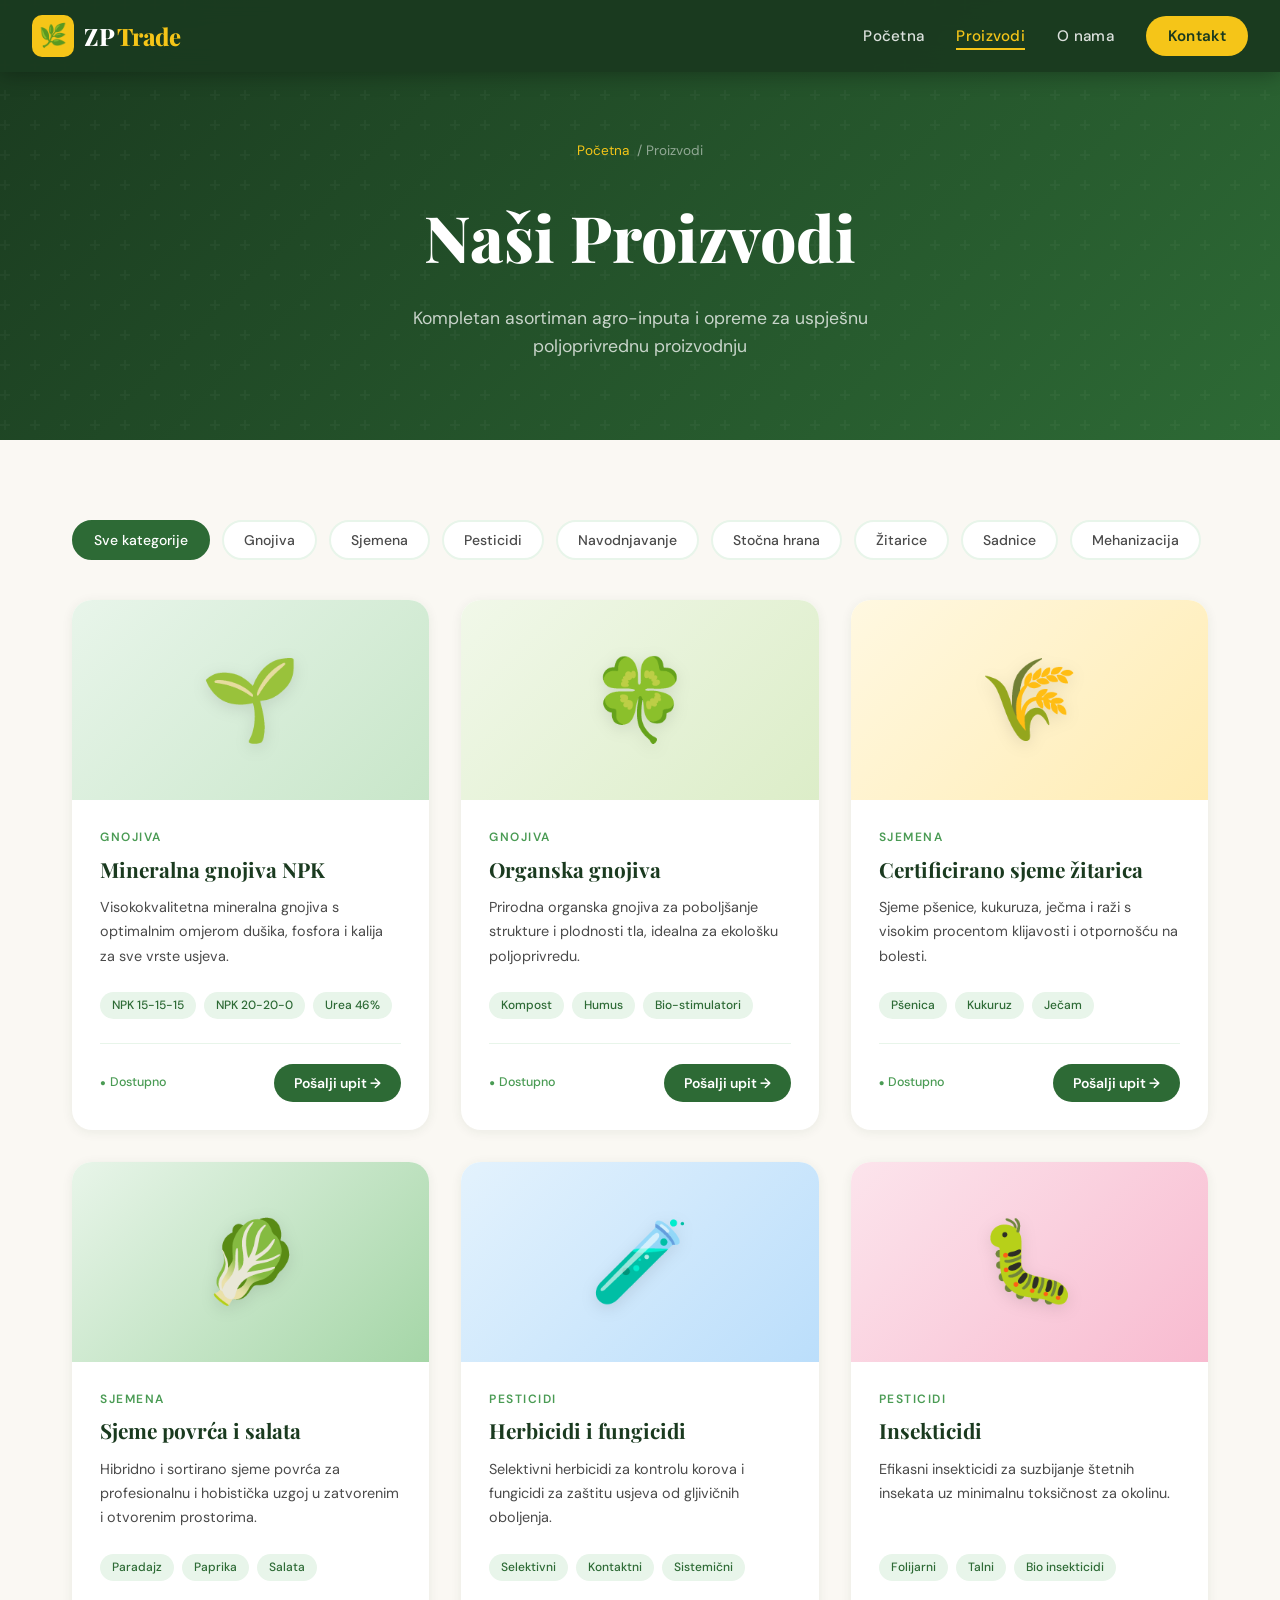
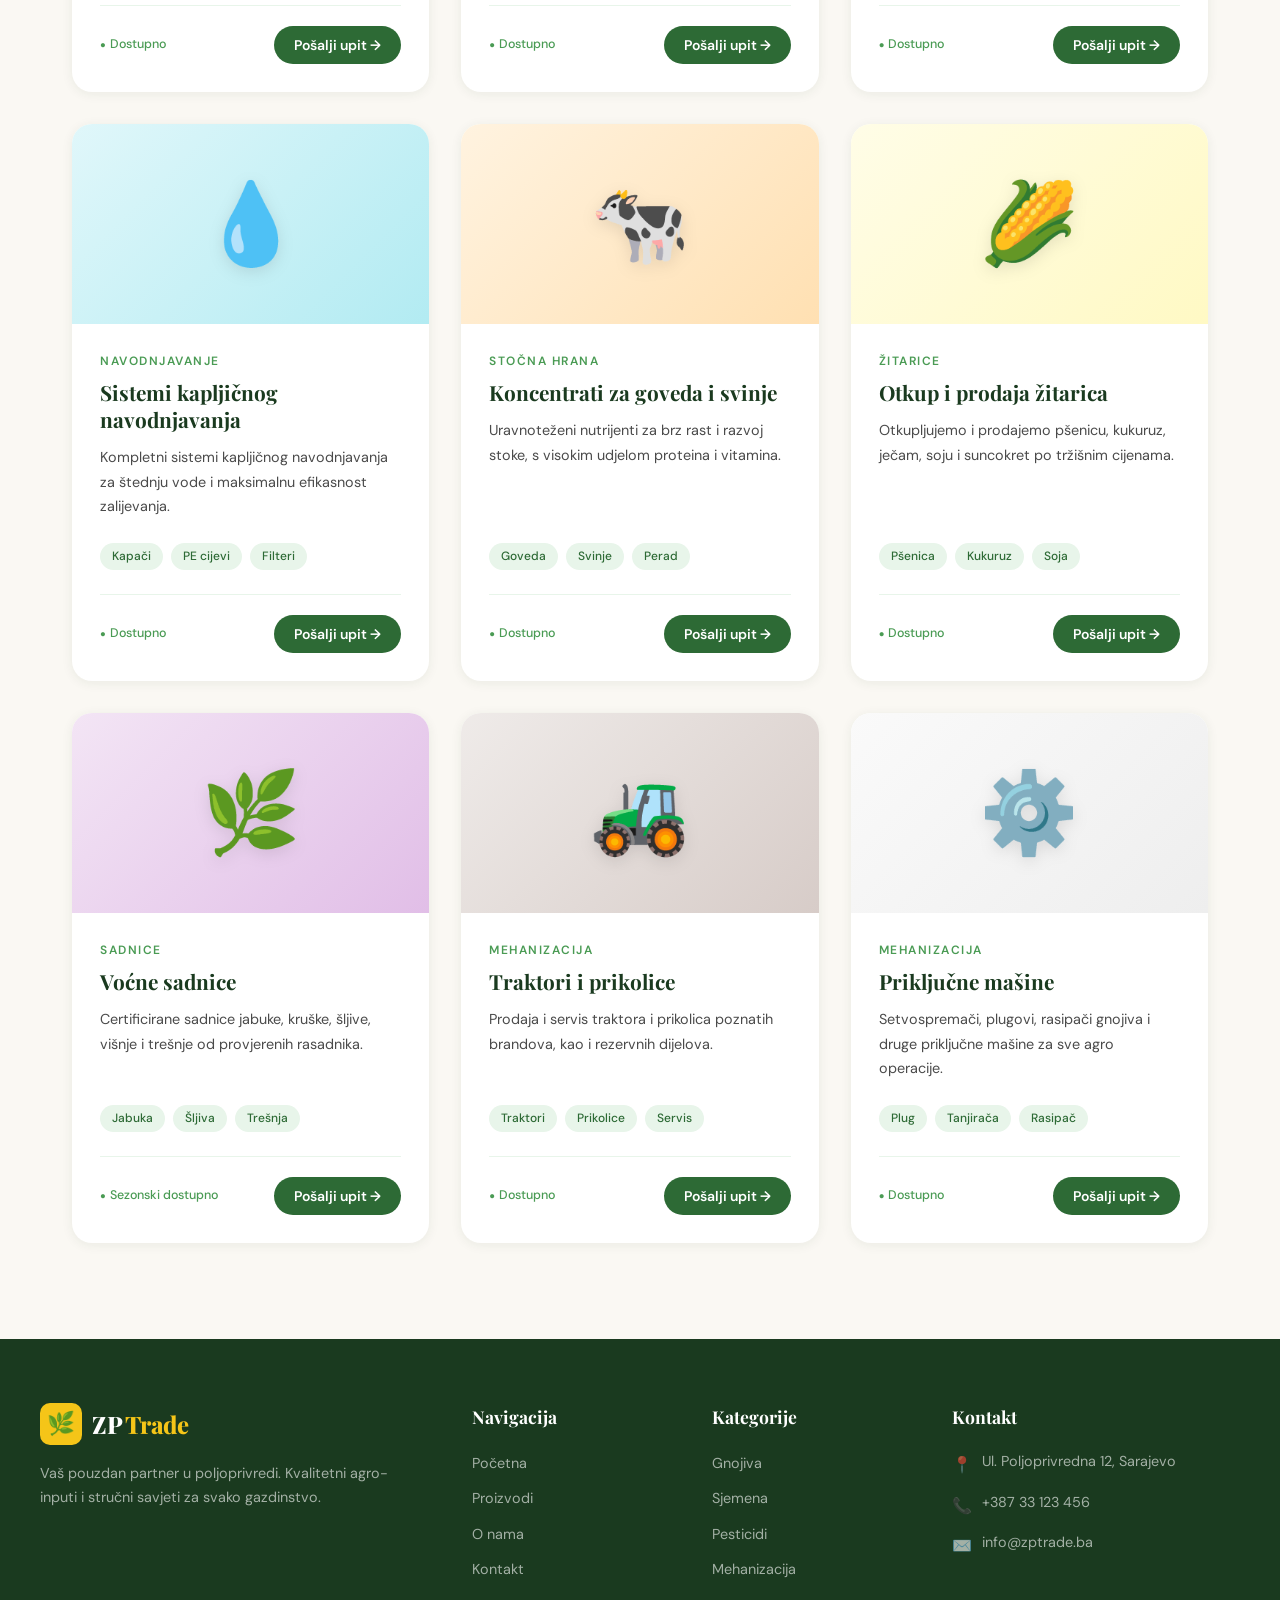
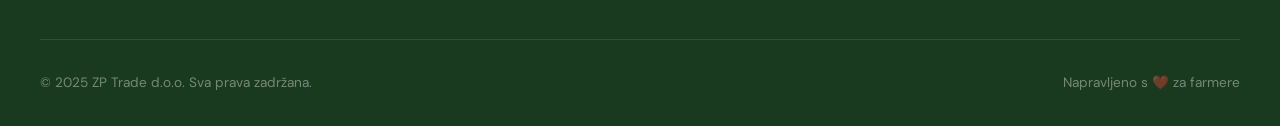
<file: zpTrade/products.html>
<!DOCTYPE html>
<html lang="bs">
<head>
  <meta charset="UTF-8">
  <meta name="viewport" content="width=device-width, initial-scale=1.0">
  <title>Proizvodi – ZP Trade</title>
  <link rel="stylesheet" href="style.css">
  <style>
    .products-page { padding: 5rem 2rem 6rem; max-width: 1200px; margin: 0 auto; }

    .filter-bar {
      display: flex;
      gap: 0.75rem;
      flex-wrap: wrap;
      margin-bottom: 2.5rem;
    }

    .filter-btn {
      padding: 9px 20px;
      border-radius: 50px;
      border: 2px solid var(--green-pale);
      background: var(--white);
      color: var(--text-mid);
      font-family: 'DM Sans', sans-serif;
      font-size: 0.875rem;
      font-weight: 500;
      cursor: pointer;
      transition: all 0.2s;
    }

    .filter-btn:hover, .filter-btn.active {
      background: var(--green-mid);
      border-color: var(--green-mid);
      color: var(--white);
    }

    .product-grid {
      display: grid;
      grid-template-columns: repeat(3, 1fr);
      gap: 2rem;
    }

    .prod-card {
      background: var(--white);
      border-radius: var(--radius-lg);
      overflow: hidden;
      box-shadow: 0 2px 12px rgba(26,58,31,0.07);
      transition: all 0.35s;
      display: flex;
      flex-direction: column;
    }

    .prod-card:hover {
      transform: translateY(-6px);
      box-shadow: var(--shadow-lg);
    }

    .prod-img {
      height: 200px;
      display: flex;
      align-items: center;
      justify-content: center;
      font-size: 5rem;
      position: relative;
      overflow: hidden;
    }

    .prod-img img {
      width: 100%; height: 100%;
      object-fit: cover;
      position: absolute; inset: 0;
    }

    .prod-img .emoji-fallback {
      position: relative;
      z-index: 1;
      filter: drop-shadow(0 4px 8px rgba(0,0,0,0.1));
    }

    .prod-body { padding: 1.75rem; flex: 1; display: flex; flex-direction: column; }

    .prod-category {
      font-size: 0.75rem;
      font-weight: 600;
      color: var(--green-light);
      text-transform: uppercase;
      letter-spacing: 1.5px;
      margin-bottom: 0.5rem;
    }

    .prod-name {
      font-family: 'Playfair Display', serif;
      font-size: 1.3rem;
      font-weight: 700;
      color: var(--green-dark);
      margin-bottom: 0.75rem;
      line-height: 1.3;
    }

    .prod-desc {
      font-size: 0.9rem;
      color: var(--text-mid);
      line-height: 1.7;
      flex: 1;
      margin-bottom: 1.5rem;
    }

    .prod-features {
      display: flex;
      flex-wrap: wrap;
      gap: 0.5rem;
      margin-bottom: 1.5rem;
    }

    .prod-tag {
      background: var(--green-pale);
      color: var(--green-mid);
      font-size: 0.75rem;
      font-weight: 500;
      padding: 4px 12px;
      border-radius: 50px;
    }

    .prod-footer {
      display: flex;
      align-items: center;
      justify-content: space-between;
      padding-top: 1.25rem;
      border-top: 1px solid var(--green-pale);
    }

    .prod-inquiry-btn {
      display: inline-flex;
      align-items: center;
      gap: 6px;
      background: var(--green-mid);
      color: var(--white);
      padding: 10px 20px;
      border-radius: 50px;
      border: none;
      font-family: 'DM Sans', sans-serif;
      font-size: 0.875rem;
      font-weight: 600;
      cursor: pointer;
      transition: all 0.2s;
      text-decoration: none;
    }

    .prod-inquiry-btn:hover {
      background: var(--green-dark);
      transform: translateY(-1px);
    }

    .prod-avail {
      font-size: 0.78rem;
      color: var(--green-light);
      font-weight: 500;
    }

    .prod-avail::before {
      content: '●';
      margin-right: 4px;
      font-size: 0.6rem;
    }

    /* Modal */
    .modal-overlay {
      position: fixed; inset: 0;
      background: rgba(0,0,0,0.5);
      z-index: 2000;
      display: flex; align-items: center; justify-content: center;
      padding: 1rem;
      opacity: 0; pointer-events: none;
      transition: opacity 0.3s;
    }

    .modal-overlay.open { opacity: 1; pointer-events: all; }

    .modal {
      background: var(--white);
      border-radius: var(--radius-lg);
      padding: 2.5rem;
      max-width: 480px;
      width: 100%;
      transform: translateY(20px);
      transition: transform 0.3s;
    }

    .modal-overlay.open .modal { transform: translateY(0); }

    .modal h3 {
      font-family: 'Playfair Display', serif;
      font-size: 1.5rem;
      color: var(--green-dark);
      margin-bottom: 0.5rem;
    }

    .modal p { color: var(--text-mid); font-size: 0.9rem; margin-bottom: 1.5rem; }

    .modal-form input, .modal-form textarea {
      width: 100%;
      padding: 12px 16px;
      border: 2px solid var(--green-pale);
      border-radius: var(--radius);
      font-family: 'DM Sans', sans-serif;
      font-size: 0.9rem;
      margin-bottom: 1rem;
      outline: none;
      transition: border-color 0.2s;
      background: var(--cream);
    }

    .modal-form input:focus, .modal-form textarea:focus { border-color: var(--green-light); background: var(--white); }

    .modal-form textarea { height: 100px; resize: vertical; }

    .modal-actions { display: flex; gap: 1rem; }

    .modal-close {
      flex: 1;
      padding: 12px;
      border: 2px solid var(--green-pale);
      background: none;
      border-radius: 50px;
      cursor: pointer;
      font-family: 'DM Sans', sans-serif;
      font-size: 0.9rem;
      color: var(--text-mid);
      transition: all 0.2s;
    }

    .modal-close:hover { border-color: var(--green-mid); color: var(--green-mid); }

    @media (max-width: 900px) { .product-grid { grid-template-columns: repeat(2, 1fr); } }
    @media (max-width: 560px) { .product-grid { grid-template-columns: 1fr; } }
  </style>
</head>
<body>

<nav>
  <a href="index.html" class="nav-logo">
    <div class="nav-logo-icon">🌿</div>
    <span class="nav-logo-text">ZP <span>Trade</span></span>
  </a>
  <ul class="nav-links" id="navLinks">
    <li><a href="index.html">Početna</a></li>
    <li><a href="products.html" class="active">Proizvodi</a></li>
    <li><a href="about.html">O nama</a></li>
    <li><a href="contact.html" class="nav-cta">Kontakt</a></li>
  </ul>
  <button class="hamburger" id="hamburger"><span></span><span></span><span></span></button>
</nav>

<div class="page-hero">
  <div class="breadcrumb"><a href="index.html">Početna</a> / Proizvodi</div>
  <h1>Naši Proizvodi</h1>
  <p>Kompletan asortiman agro-inputa i opreme za uspješnu poljoprivrednu proizvodnju</p>
</div>

<div class="products-page">
  <div class="filter-bar">
    <button class="filter-btn active" data-filter="all">Sve kategorije</button>
    <button class="filter-btn" data-filter="gnojiva">Gnojiva</button>
    <button class="filter-btn" data-filter="sjemena">Sjemena</button>
    <button class="filter-btn" data-filter="pesticidi">Pesticidi</button>
    <button class="filter-btn" data-filter="navodnjavanje">Navodnjavanje</button>
    <button class="filter-btn" data-filter="stocna">Stočna hrana</button>
    <button class="filter-btn" data-filter="zitarice">Žitarice</button>
    <button class="filter-btn" data-filter="sadnice">Sadnice</button>
    <button class="filter-btn" data-filter="mehanizacija">Mehanizacija</button>
  </div>

  <div class="product-grid" id="productGrid">

    <div class="prod-card" data-cat="gnojiva">
      <div class="prod-img" style="background:linear-gradient(135deg,#e8f5ea,#c8e6c9)">
        <span class="emoji-fallback">🌱</span>
      </div>
      <div class="prod-body">
        <div class="prod-category">Gnojiva</div>
        <div class="prod-name">Mineralna gnojiva NPK</div>
        <p class="prod-desc">Visokokvalitetna mineralna gnojiva s optimalnim omjerom dušika, fosfora i kalija za sve vrste usjeva.</p>
        <div class="prod-features">
          <span class="prod-tag">NPK 15-15-15</span>
          <span class="prod-tag">NPK 20-20-0</span>
          <span class="prod-tag">Urea 46%</span>
        </div>
        <div class="prod-footer">
          <span class="prod-avail">Dostupno</span>
          <button class="prod-inquiry-btn" onclick="openModal('Mineralna gnojiva NPK')">Pošalji upit →</button>
        </div>
      </div>
    </div>

    <div class="prod-card" data-cat="gnojiva">
      <div class="prod-img" style="background:linear-gradient(135deg,#f1f8e9,#dcedc8)">
        <span class="emoji-fallback">🍀</span>
      </div>
      <div class="prod-body">
        <div class="prod-category">Gnojiva</div>
        <div class="prod-name">Organska gnojiva</div>
        <p class="prod-desc">Prirodna organska gnojiva za poboljšanje strukture i plodnosti tla, idealna za ekološku poljoprivredu.</p>
        <div class="prod-features">
          <span class="prod-tag">Kompost</span>
          <span class="prod-tag">Humus</span>
          <span class="prod-tag">Bio-stimulatori</span>
        </div>
        <div class="prod-footer">
          <span class="prod-avail">Dostupno</span>
          <button class="prod-inquiry-btn" onclick="openModal('Organska gnojiva')">Pošalji upit →</button>
        </div>
      </div>
    </div>

    <div class="prod-card" data-cat="sjemena">
      <div class="prod-img" style="background:linear-gradient(135deg,#fff8e1,#ffecb3)">
        <span class="emoji-fallback">🌾</span>
      </div>
      <div class="prod-body">
        <div class="prod-category">Sjemena</div>
        <div class="prod-name">Certificirano sjeme žitarica</div>
        <p class="prod-desc">Sjeme pšenice, kukuruza, ječma i raži s visokim procentom klijavosti i otpornošću na bolesti.</p>
        <div class="prod-features">
          <span class="prod-tag">Pšenica</span>
          <span class="prod-tag">Kukuruz</span>
          <span class="prod-tag">Ječam</span>
        </div>
        <div class="prod-footer">
          <span class="prod-avail">Dostupno</span>
          <button class="prod-inquiry-btn" onclick="openModal('Certificirano sjeme žitarica')">Pošalji upit →</button>
        </div>
      </div>
    </div>

    <div class="prod-card" data-cat="sjemena">
      <div class="prod-img" style="background:linear-gradient(135deg,#e8f5e9,#a5d6a7)">
        <span class="emoji-fallback">🥬</span>
      </div>
      <div class="prod-body">
        <div class="prod-category">Sjemena</div>
        <div class="prod-name">Sjeme povrća i salata</div>
        <p class="prod-desc">Hibridno i sortirano sjeme povrća za profesionalnu i hobistička uzgoj u zatvorenim i otvorenim prostorima.</p>
        <div class="prod-features">
          <span class="prod-tag">Paradajz</span>
          <span class="prod-tag">Paprika</span>
          <span class="prod-tag">Salata</span>
        </div>
        <div class="prod-footer">
          <span class="prod-avail">Dostupno</span>
          <button class="prod-inquiry-btn" onclick="openModal('Sjeme povrća')">Pošalji upit →</button>
        </div>
      </div>
    </div>

    <div class="prod-card" data-cat="pesticidi">
      <div class="prod-img" style="background:linear-gradient(135deg,#e3f2fd,#bbdefb)">
        <span class="emoji-fallback">🧪</span>
      </div>
      <div class="prod-body">
        <div class="prod-category">Pesticidi</div>
        <div class="prod-name">Herbicidi i fungicidi</div>
        <p class="prod-desc">Selektivni herbicidi za kontrolu korova i fungicidi za zaštitu usjeva od gljivičnih oboljenja.</p>
        <div class="prod-features">
          <span class="prod-tag">Selektivni</span>
          <span class="prod-tag">Kontaktni</span>
          <span class="prod-tag">Sistemični</span>
        </div>
        <div class="prod-footer">
          <span class="prod-avail">Dostupno</span>
          <button class="prod-inquiry-btn" onclick="openModal('Herbicidi i fungicidi')">Pošalji upit →</button>
        </div>
      </div>
    </div>

    <div class="prod-card" data-cat="pesticidi">
      <div class="prod-img" style="background:linear-gradient(135deg,#fce4ec,#f8bbd0)">
        <span class="emoji-fallback">🐛</span>
      </div>
      <div class="prod-body">
        <div class="prod-category">Pesticidi</div>
        <div class="prod-name">Insekticidi</div>
        <p class="prod-desc">Efikasni insekticidi za suzbijanje štetnih insekata uz minimalnu toksičnost za okolinu.</p>
        <div class="prod-features">
          <span class="prod-tag">Folijarni</span>
          <span class="prod-tag">Talni</span>
          <span class="prod-tag">Bio insekticidi</span>
        </div>
        <div class="prod-footer">
          <span class="prod-avail">Dostupno</span>
          <button class="prod-inquiry-btn" onclick="openModal('Insekticidi')">Pošalji upit →</button>
        </div>
      </div>
    </div>

    <div class="prod-card" data-cat="navodnjavanje">
      <div class="prod-img" style="background:linear-gradient(135deg,#e0f7fa,#b2ebf2)">
        <span class="emoji-fallback">💧</span>
      </div>
      <div class="prod-body">
        <div class="prod-category">Navodnjavanje</div>
        <div class="prod-name">Sistemi kapljičnog navodnjavanja</div>
        <p class="prod-desc">Kompletni sistemi kapljičnog navodnjavanja za štednju vode i maksimalnu efikasnost zalijevanja.</p>
        <div class="prod-features">
          <span class="prod-tag">Kapači</span>
          <span class="prod-tag">PE cijevi</span>
          <span class="prod-tag">Filteri</span>
        </div>
        <div class="prod-footer">
          <span class="prod-avail">Dostupno</span>
          <button class="prod-inquiry-btn" onclick="openModal('Sistemi kapljičnog navodnjavanja')">Pošalji upit →</button>
        </div>
      </div>
    </div>

    <div class="prod-card" data-cat="stocna">
      <div class="prod-img" style="background:linear-gradient(135deg,#fff3e0,#ffe0b2)">
        <span class="emoji-fallback">🐄</span>
      </div>
      <div class="prod-body">
        <div class="prod-category">Stočna hrana</div>
        <div class="prod-name">Koncentrati za goveda i svinje</div>
        <p class="prod-desc">Uravnoteženi nutrijenti za brz rast i razvoj stoke, s visokim udjelom proteina i vitamina.</p>
        <div class="prod-features">
          <span class="prod-tag">Goveda</span>
          <span class="prod-tag">Svinje</span>
          <span class="prod-tag">Perad</span>
        </div>
        <div class="prod-footer">
          <span class="prod-avail">Dostupno</span>
          <button class="prod-inquiry-btn" onclick="openModal('Stočna hrana')">Pošalji upit →</button>
        </div>
      </div>
    </div>

    <div class="prod-card" data-cat="zitarice">
      <div class="prod-img" style="background:linear-gradient(135deg,#fffde7,#fff9c4)">
        <span class="emoji-fallback">🌽</span>
      </div>
      <div class="prod-body">
        <div class="prod-category">Žitarice</div>
        <div class="prod-name">Otkup i prodaja žitarica</div>
        <p class="prod-desc">Otkupljujemo i prodajemo pšenicu, kukuruz, ječam, soju i suncokret po tržišnim cijenama.</p>
        <div class="prod-features">
          <span class="prod-tag">Pšenica</span>
          <span class="prod-tag">Kukuruz</span>
          <span class="prod-tag">Soja</span>
        </div>
        <div class="prod-footer">
          <span class="prod-avail">Dostupno</span>
          <button class="prod-inquiry-btn" onclick="openModal('Žitarice – otkup/prodaja')">Pošalji upit →</button>
        </div>
      </div>
    </div>

    <div class="prod-card" data-cat="sadnice">
      <div class="prod-img" style="background:linear-gradient(135deg,#f3e5f5,#e1bee7)">
        <span class="emoji-fallback">🌿</span>
      </div>
      <div class="prod-body">
        <div class="prod-category">Sadnice</div>
        <div class="prod-name">Voćne sadnice</div>
        <p class="prod-desc">Certificirane sadnice jabuke, kruške, šljive, višnje i trešnje od provjerenih rasadnika.</p>
        <div class="prod-features">
          <span class="prod-tag">Jabuka</span>
          <span class="prod-tag">Šljiva</span>
          <span class="prod-tag">Trešnja</span>
        </div>
        <div class="prod-footer">
          <span class="prod-avail">Sezonski dostupno</span>
          <button class="prod-inquiry-btn" onclick="openModal('Voćne sadnice')">Pošalji upit →</button>
        </div>
      </div>
    </div>

    <div class="prod-card" data-cat="mehanizacija">
      <div class="prod-img" style="background:linear-gradient(135deg,#efebe9,#d7ccc8)">
        <span class="emoji-fallback">🚜</span>
      </div>
      <div class="prod-body">
        <div class="prod-category">Mehanizacija</div>
        <div class="prod-name">Traktori i prikolice</div>
        <p class="prod-desc">Prodaja i servis traktora i prikolica poznatih brandova, kao i rezervnih dijelova.</p>
        <div class="prod-features">
          <span class="prod-tag">Traktori</span>
          <span class="prod-tag">Prikolice</span>
          <span class="prod-tag">Servis</span>
        </div>
        <div class="prod-footer">
          <span class="prod-avail">Dostupno</span>
          <button class="prod-inquiry-btn" onclick="openModal('Traktori i prikolice')">Pošalji upit →</button>
        </div>
      </div>
    </div>

    <div class="prod-card" data-cat="mehanizacija">
      <div class="prod-img" style="background:linear-gradient(135deg,#fafafa,#eeeeee)">
        <span class="emoji-fallback">⚙️</span>
      </div>
      <div class="prod-body">
        <div class="prod-category">Mehanizacija</div>
        <div class="prod-name">Priključne mašine</div>
        <p class="prod-desc">Setvospremači, plugovi, rasipači gnojiva i druge priključne mašine za sve agro operacije.</p>
        <div class="prod-features">
          <span class="prod-tag">Plug</span>
          <span class="prod-tag">Tanjirača</span>
          <span class="prod-tag">Rasipač</span>
        </div>
        <div class="prod-footer">
          <span class="prod-avail">Dostupno</span>
          <button class="prod-inquiry-btn" onclick="openModal('Priključne mašine')">Pošalji upit →</button>
        </div>
      </div>
    </div>

  </div>
</div>

<!-- MODAL -->
<div class="modal-overlay" id="modalOverlay" onclick="closeModalOutside(event)">
  <div class="modal">
    <h3>Pošalji upit</h3>
    <p>Zainteresovani ste za: <strong id="modalProduct"></strong></p>
    <div class="modal-form">
      <input type="text" id="mName" placeholder="Vaše ime i prezime" required>
      <input type="email" id="mEmail" placeholder="Email adresa" required>
      <input type="tel" id="mPhone" placeholder="Broj telefona">
      <textarea id="mMessage" placeholder="Vaša poruka ili dodatni zahtjevi..."></textarea>
      <div class="modal-actions">
        <button class="modal-close" onclick="closeModal()">Odustani</button>
        <button class="prod-inquiry-btn" onclick="submitInquiry()" style="flex:1;justify-content:center">Pošalji upit →</button>
      </div>
    </div>
  </div>
</div>

<!-- FOOTER -->
<footer>
  <div class="footer-grid">
    <div class="footer-brand">
      <a href="index.html" class="nav-logo" style="margin-bottom:1rem;display:inline-flex">
        <div class="nav-logo-icon">🌿</div>
        <span class="nav-logo-text">ZP <span>Trade</span></span>
      </a>
      <p>Vaš pouzdan partner u poljoprivredi. Kvalitetni agro-inputi i stručni savjeti za svako gazdinstvo.</p>
    </div>
    <div class="footer-col">
      <h4>Navigacija</h4>
      <ul>
        <li><a href="index.html">Početna</a></li>
        <li><a href="products.html">Proizvodi</a></li>
        <li><a href="about.html">O nama</a></li>
        <li><a href="contact.html">Kontakt</a></li>
      </ul>
    </div>
    <div class="footer-col">
      <h4>Kategorije</h4>
      <ul>
        <li><a href="#">Gnojiva</a></li>
        <li><a href="#">Sjemena</a></li>
        <li><a href="#">Pesticidi</a></li>
        <li><a href="#">Mehanizacija</a></li>
      </ul>
    </div>
    <div class="footer-col">
      <h4>Kontakt</h4>
      <div class="footer-contact-item"><span class="icon">📍</span> Ul. Poljoprivredna 12, Sarajevo</div>
      <div class="footer-contact-item"><span class="icon">📞</span> +387 33 123 456</div>
      <div class="footer-contact-item"><span class="icon">✉️</span> info@zptrade.ba</div>
    </div>
  </div>
  <div class="footer-bottom">
    <span>© 2025 ZP Trade d.o.o. Sva prava zadržana.</span>
    <span>Napravljeno s ❤️ za farmere</span>
  </div>
</footer>

<script>
  const ham = document.getElementById('hamburger');
  const navLinks = document.getElementById('navLinks');
  ham.addEventListener('click', () => navLinks.classList.toggle('open'));

  // Filter
  document.querySelectorAll('.filter-btn').forEach(btn => {
    btn.addEventListener('click', () => {
      document.querySelectorAll('.filter-btn').forEach(b => b.classList.remove('active'));
      btn.classList.add('active');
      const filter = btn.dataset.filter;
      document.querySelectorAll('.prod-card').forEach(card => {
        card.style.display = (filter === 'all' || card.dataset.cat === filter) ? 'flex' : 'none';
      });
    });
  });

  // Modal
  function openModal(product) {
    document.getElementById('modalProduct').textContent = product;
    document.getElementById('mMessage').value = 'Zainteresovan/a sam za: ' + product;
    document.getElementById('modalOverlay').classList.add('open');
  }

  function closeModal() {
    document.getElementById('modalOverlay').classList.remove('open');
  }

  function closeModalOutside(e) {
    if (e.target === document.getElementById('modalOverlay')) closeModal();
  }

  function submitInquiry() {
    const name = document.getElementById('mName').value.trim();
    const email = document.getElementById('mEmail').value.trim();
    if (!name || !email) { alert('Molimo popunite ime i email.'); return; }
    alert('✅ Vaš upit je primljen! Kontaktirat ćemo vas uskoro.');
    closeModal();
  }
</script>
</body>
</html>
</file>
<file: spitex_nega/css/style.css>
@import url('https://fonts.googleapis.com/css2?family=Lora:ital,wght@0,400;0,500;0,600;0,700;1,400;1,600&family=Source+Sans+3:wght@300;400;500;600&display=swap');

*, *::before, *::after { margin: 0; padding: 0; box-sizing: border-box; }

/* ═══════════════════════════════════════
   COLOR PALETTE – inspired by logo
   Logo colors: deep navy #0f1f5c, royal blue #1a3a9f,
   bright blue #2563eb, cyan-blue #38bdf8
════════════════════════════════════════ */
:root {
  --cream:        #f4f7fb;
  --warm-white:   #eaf0f8;
  --white:        #ffffff;

  /* Primary blues – from logo */
  --blue:         #2563eb;
  --blue-dark:    #1a3a9f;
  --blue-deeper:  #0f1f5c;
  --blue-light:   #93c5fd;
  --blue-bg:      #dbeafe;
  --blue-cyan:    #38bdf8;

  /* Accent – keep a warm touch for contrast */
  --accent:       #1e6fbf;
  --accent-lt:    #bfdbfe;

  --charcoal:     #111827;
  --dark-gray:    #374151;
  --mid-gray:     #6b7280;
  --border:       #d1dff5;
  --font-head:    'Lora', Georgia, serif;
  --font-body:    'Source Sans 3', sans-serif;
  --radius:       6px;
}

html { scroll-behavior: smooth; font-size: 18px; }

body {
  font-family: var(--font-body);
  background: var(--cream);
  color: var(--charcoal);
  line-height: 1.75;
  overflow-x: hidden;
  -webkit-font-smoothing: antialiased;
}

img { display: block; max-width: 100%; height: auto; }
a { color: inherit; text-decoration: none; }

/* ── REVEAL ── */
.reveal { opacity: 0; transform: translateY(28px); transition: opacity 0.65s ease, transform 0.65s ease; }
.reveal.visible { opacity: 1; transform: translateY(0); }

/* ═══════════════════════════════════════
   NAVIGATION
════════════════════════════════════════ */
#mainNav {
  position: fixed; top: 0; left: 0; right: 0; z-index: 200;
  height: 76px;
  display: flex; align-items: center; justify-content: space-between;
  padding: 0 6vw;
  background: rgba(244,247,251,0.97);
  backdrop-filter: blur(14px);
  border-bottom: 1px solid transparent;
  transition: border-color 0.3s, box-shadow 0.3s;
}
#mainNav.scrolled { border-color: var(--border); box-shadow: 0 4px 24px rgba(37,99,235,0.08); }

.nav-logo { display: flex; align-items: center; gap: 14px; }
.nav-logo-mark {
  width: 44px; height: 44px;
  /* background: var(--blue-deeper); */
  border-radius: 50%;
  display: flex; align-items: center; justify-content: center; flex-shrink: 0;
  overflow: hidden;
  padding: 3px;
}
.nav-logo-img { width: 100%; height: 100%; object-fit: contain; display: block; }
.nav-logo-text { display: flex; flex-direction: column; line-height: 1.2; }
.nav-logo-text .brand { font-family: var(--font-head); font-size: 17px; font-weight: 600; color: var(--charcoal); }
.nav-logo-text .sub { font-size: 12px; color: var(--mid-gray); letter-spacing: 0.06em; }

.nav-links { display: flex; align-items: center; gap: 36px; list-style: none; }
.nav-links a { font-size: 15px; font-weight: 500; color: var(--dark-gray); letter-spacing: 0.03em; position: relative; padding-bottom: 4px; transition: color 0.2s; }
.nav-links a::after { content: ''; position: absolute; bottom: 0; left: 0; right: 0; height: 2px; background: var(--blue); transform: scaleX(0); transform-origin: left; transition: transform 0.3s; }
.nav-links a:hover { color: var(--blue-dark); }
.nav-links a:hover::after,
.nav-links a.active::after { transform: scaleX(1); }
.nav-links a.active { color: var(--blue-dark); }
.nav-cta { background: var(--blue) !important; color: white !important; padding: 11px 24px; border-radius: var(--radius); font-weight: 600 !important; transition: background 0.2s, transform 0.2s !important; }
.nav-cta::after { display: none !important; }
.nav-cta:hover { background: var(--blue-dark) !important; transform: translateY(-2px) !important; }

/* ═══════════════════════════════════════
   HERO
════════════════════════════════════════ */
.hero {
  min-height: 100vh;
  display: grid; grid-template-columns: 1fr 1fr;
  padding-top: 76px;
}

.hero-left {
  display: flex; flex-direction: column; justify-content: center;
  padding: 80px 5vw 80px 8vw;
}

.hero-eyebrow { display: flex; align-items: center; gap: 14px; margin-bottom: 28px; opacity: 0; animation: fadeUp 0.8s 0.15s forwards; }
.hero-eyebrow-line { width: 40px; height: 2px; background: var(--blue); }
.hero-eyebrow-text { font-size: 13px; font-weight: 600; letter-spacing: 0.2em; text-transform: uppercase; color: var(--blue-dark); }

.hero-title { font-family: var(--font-head); font-size: clamp(40px, 5.5vw, 72px); font-weight: 600; line-height: 1.1; margin-bottom: 12px; opacity: 0; animation: fadeUp 0.8s 0.3s forwards; }
.hero-title em { font-style: italic; color: var(--blue-dark); font-weight: 400; }
.hero-subtitle { font-family: var(--font-head); font-size: clamp(20px, 2.2vw, 28px); font-weight: 400; font-style: italic; color: var(--blue-cyan); margin-bottom: 28px; opacity: 0; animation: fadeUp 0.8s 0.42s forwards; }
.hero-text { font-size: 18px; line-height: 1.85; color: var(--mid-gray); max-width: 520px; margin-bottom: 44px; opacity: 0; animation: fadeUp 0.8s 0.55s forwards; }

.hero-actions { display: flex; align-items: center; gap: 24px; flex-wrap: wrap; margin-bottom: 56px; opacity: 0; animation: fadeUp 0.8s 0.68s forwards; }

.btn-primary {
  display: inline-flex; align-items: center; gap: 10px;
  background: var(--blue); color: white;
  padding: 17px 34px; border-radius: var(--radius);
  font-size: 17px; font-weight: 600; letter-spacing: 0.02em;
  transition: all 0.25s;
}
.btn-primary svg { width: 18px; height: 18px; fill: white; flex-shrink: 0; }
.btn-primary:hover { background: var(--blue-dark); transform: translateY(-2px); box-shadow: 0 10px 28px rgba(37,99,235,0.35); }

.btn-secondary { display: inline-flex; align-items: center; gap: 10px; font-size: 17px; font-weight: 500; color: var(--charcoal); transition: all 0.25s; }
.btn-secondary svg { width: 18px; height: 18px; flex-shrink: 0; }
.btn-secondary:hover { color: var(--blue-dark); gap: 16px; }

.hero-stats { display: flex; gap: 44px; padding-top: 36px; border-top: 1px solid var(--border); opacity: 0; animation: fadeUp 0.8s 0.82s forwards; }
.stat-number { font-family: var(--font-head); font-size: 38px; font-weight: 700; color: var(--charcoal); line-height: 1; display: block; }
.stat-label { font-size: 13px; font-weight: 600; letter-spacing: 0.1em; text-transform: uppercase; color: var(--mid-gray); margin-top: 4px; display: block; }

.hero-right { position: relative; overflow: hidden; }
.hero-right img { width: 100%; height: 100%; object-fit: cover; object-position: center top; display: block; }

.hero-floating-card {
  position: absolute; bottom: 48px; left: 36px;
  background: white; border-radius: 10px;
  padding: 22px 26px;
  box-shadow: 0 20px 60px rgba(15,31,92,0.18);
  max-width: 270px; z-index: 3;
  animation: fadeUp 1s 1.1s forwards; opacity: 0;
}
.card-icon { width: 40px; height: 40px; background: var(--blue-bg); border-radius: 8px; display: flex; align-items: center; justify-content: center; margin-bottom: 12px; }
.card-icon svg { width: 22px; height: 22px; stroke: var(--blue-dark); }
.hero-floating-card p { font-family: var(--font-head); font-size: 16px; font-weight: 500; color: var(--charcoal); line-height: 1.5; margin-bottom: 6px; }
.hero-floating-card small { font-size: 12px; font-weight: 600; letter-spacing: 0.1em; text-transform: uppercase; color: var(--mid-gray); }

/* ═══════════════════════════════════════
   TRUST STRIP
════════════════════════════════════════ */
.trust-strip {
  background: var(--blue-deeper); padding: 26px 8vw;
  display: flex; align-items: center; justify-content: space-between; gap: 20px; flex-wrap: wrap;
}
.trust-item { display: flex; align-items: center; gap: 12px; color: rgba(255,255,255,0.8); font-size: 15px; font-weight: 400; white-space: nowrap; }
.trust-item svg { width: 22px; height: 22px; flex-shrink: 0; opacity: 0.75; }
.trust-sep { width: 1px; height: 28px; background: rgba(255,255,255,0.15); }

/* ═══════════════════════════════════════
   ÜBER UNS
════════════════════════════════════════ */
.about { padding: 100px 8vw; background: var(--warm-white); }

.about-grid { display: grid; grid-template-columns: 5fr 6fr; gap: 80px; align-items: center; }

.about-image-wrap { position: relative; padding-bottom: 20px; }
.about-img { width: 100%; aspect-ratio: 4/5; object-fit: cover; border-radius: var(--radius); display: block; }
.about-badge {
  position: absolute; bottom: 0; right: -16px;
  background: var(--blue-dark); color: white;
  padding: 18px 24px; border-radius: var(--radius);
  display: flex; flex-direction: column; align-items: center; gap: 4px;
  box-shadow: 0 12px 36px rgba(26,58,159,0.35);
}
.badge-icon { font-size: 28px; line-height: 1; }
.badge-text { font-size: 12px; font-weight: 600; letter-spacing: 0.1em; text-transform: uppercase; opacity: 0.9; white-space: nowrap; }

.about-content h2 { font-family: var(--font-head); font-size: clamp(30px, 3.5vw, 48px); font-weight: 600; line-height: 1.2; color: var(--charcoal); margin-bottom: 24px; }
.about-content h2 em { font-style: italic; color: var(--blue-dark); font-weight: 400; }
.about-content p { font-size: 18px; line-height: 1.85; color: var(--dark-gray); margin-bottom: 18px; }

.section-label { display: flex; align-items: center; gap: 14px; margin-bottom: 16px; }
.section-label::before { content: ''; width: 36px; height: 2px; background: var(--blue); flex-shrink: 0; }
.section-label span { font-size: 13px; font-weight: 600; letter-spacing: 0.2em; text-transform: uppercase; color: var(--blue-dark); }
.section-title { font-family: var(--font-head); font-size: clamp(30px, 4vw, 52px); font-weight: 600; line-height: 1.2; }
.section-title em { font-style: italic; color: var(--blue-dark); font-weight: 400; }
.section-desc { font-size: 18px; line-height: 1.8; color: var(--mid-gray); margin-top: 12px; }

.values-grid { display: grid; grid-template-columns: 1fr 1fr; gap: 12px; margin-top: 32px; }
.value-card { display: flex; align-items: flex-start; gap: 14px; background: white; border-radius: var(--radius); padding: 16px 18px; border-left: 3px solid var(--blue-light); transition: border-color 0.25s, box-shadow 0.25s; }
.value-card:hover { border-color: var(--blue); box-shadow: 0 4px 16px rgba(37,99,235,0.1); }
.value-icon { width: 36px; height: 36px; background: var(--blue-bg); border-radius: 50%; display: flex; align-items: center; justify-content: center; flex-shrink: 0; }
.value-icon svg { width: 18px; height: 18px; stroke: var(--blue-dark); }
.value-card strong { display: block; font-size: 15px; font-weight: 600; color: var(--charcoal); }
.value-card small { display: block; font-size: 13px; color: var(--mid-gray); margin-top: 2px; }

/* ═══════════════════════════════════════
   SERVICES
════════════════════════════════════════ */
.services { padding: 100px 0 0; }
.services-header { padding: 0 8vw 56px; }

.services-grid { display: grid; grid-template-columns: repeat(3,1fr); gap: 2px; background: var(--border); }
.service-card { background: var(--cream); padding: 52px 40px; position: relative; overflow: hidden; transition: background 0.3s; }
.service-card::before { content: ''; position: absolute; top: 0; left: 0; right: 0; height: 3px; background: var(--blue); transform: scaleX(0); transform-origin: left; transition: transform 0.35s; }
.service-card:hover { background: white; }
.service-card:hover::before { transform: scaleX(1); }

.service-num { font-family: var(--font-head); font-size: 76px; font-weight: 700; color: var(--border); line-height: 1; margin-bottom: 20px; transition: color 0.3s; user-select: none; }
.service-card:hover .service-num { color: var(--blue-light); }
.service-icon { width: 54px; height: 54px; background: var(--warm-white); border-radius: 50%; display: flex; align-items: center; justify-content: center; margin-bottom: 22px; transition: background 0.3s; }
.service-card:hover .service-icon { background: var(--blue-bg); }
.service-icon svg { width: 26px; height: 26px; stroke: var(--blue-dark); }
.service-card h3 { font-family: var(--font-head); font-size: 22px; font-weight: 600; color: var(--charcoal); margin-bottom: 14px; line-height: 1.3; }
.service-card p { font-size: 17px; line-height: 1.8; color: var(--dark-gray); margin-bottom: 18px; }
.service-benefit { border-top: 1px solid var(--border); padding-top: 16px; font-size: 15px; color: var(--blue-dark); font-weight: 500; line-height: 1.7; display: flex; gap: 10px; }
.service-benefit::before { content: '→'; flex-shrink: 0; }
.service-list { list-style: none; display: flex; flex-direction: column; gap: 10px; margin-top: 4px; }
.service-list li { display: flex; align-items: flex-start; gap: 12px; font-size: 17px; color: var(--dark-gray); line-height: 1.5; }
.service-list li::before { content: ''; width: 8px; height: 8px; border-radius: 50%; background: var(--blue-light); flex-shrink: 0; margin-top: 7px; transition: background 0.2s; }
.service-card:hover .service-list li::before { background: var(--blue); }

/* ═══════════════════════════════════════
   PIKETT BANNER
════════════════════════════════════════ */
.pikett {
  background: linear-gradient(135deg, var(--blue-dark) 0%, var(--blue-deeper) 100%);
  padding: 60px 8vw;
  display: flex; align-items: center; justify-content: space-between; gap: 40px; flex-wrap: wrap;
}
.pikett-text h3 { font-family: var(--font-head); font-size: clamp(22px, 3vw, 36px); font-weight: 600; color: white; margin-bottom: 8px; line-height: 1.2; }
.pikett-text p { font-size: 17px; color: rgba(255,255,255,0.7); }
.pikett-phone { display: flex; align-items: center; gap: 18px; background: rgba(255,255,255,0.1); border: 2px solid rgba(255,255,255,0.25); border-radius: 10px; padding: 18px 32px; transition: background 0.25s, transform 0.25s; }
.pikett-phone:hover { background: rgba(255,255,255,0.18); transform: translateY(-2px); }
.pikett-phone svg { width: 30px; height: 30px; flex-shrink: 0; }
.pikett-phone-info { display: flex; flex-direction: column; gap: 2px; }
.pikett-phone-info small { font-size: 11px; font-weight: 600; letter-spacing: 0.16em; text-transform: uppercase; color: rgba(255,255,255,0.6); }
.pikett-phone-info .number { font-family: var(--font-head); font-size: 28px; font-weight: 600; color: white; letter-spacing: 0.04em; }

/* ═══════════════════════════════════════
   KONTAKT
════════════════════════════════════════ */
.contact { padding: 100px 8vw; background: var(--warm-white); }

.contact-grid { display: grid; grid-template-columns: 1fr 1fr; gap: 72px; align-items: stretch; }

.contact-left-col { display: flex; flex-direction: column; }

.contact-info-list { display: flex; flex-direction: column; gap: 24px; margin-top: 40px; }
.contact-info-item { display: flex; gap: 16px; align-items: flex-start; }
.ci-icon { width: 46px; height: 46px; background: white; border-radius: 50%; display: flex; align-items: center; justify-content: center; flex-shrink: 0; box-shadow: 0 2px 12px rgba(37,99,235,0.1); }
.ci-icon svg { width: 22px; height: 22px; stroke: var(--blue-dark); }
.ci-body { display: flex; flex-direction: column; gap: 3px; }
.ci-label { font-size: 12px; font-weight: 600; letter-spacing: 0.12em; text-transform: uppercase; color: var(--mid-gray); }
.ci-body a, .ci-body p { font-size: 17px; color: var(--charcoal); line-height: 1.65; transition: color 0.2s; }
.ci-body a:hover { color: var(--blue-dark); }

.map-wrap {
  margin-top: 32px;
  border-radius: var(--radius); overflow: hidden;
  box-shadow: 0 6px 28px rgba(37,99,235,0.1);
  position: relative;
  flex: 1;
  min-height: 260px;
}
.map-wrap iframe { display: block; width: 100%; height: 100%; min-height: 260px; border: none; }
.map-pin-label { position: absolute; bottom: 14px; left: 14px; background: white; padding: 9px 16px; border-radius: var(--radius); font-size: 14px; font-weight: 500; color: var(--charcoal); box-shadow: 0 4px 16px rgba(0,0,0,0.12); display: flex; align-items: center; gap: 8px; pointer-events: none; }
.map-pin-label svg { width: 16px; height: 16px; flex-shrink: 0; stroke: var(--blue); }

.contact-form-wrap {
  background: white; border-radius: 10px; padding: 50px;
  box-shadow: 0 8px 48px rgba(37,99,235,0.08);
  display: flex; flex-direction: column;
}
.form-headline { font-family: var(--font-head); font-size: 30px; font-weight: 600; color: var(--charcoal); margin-bottom: 32px; }
.contact-form-wrap form { display: flex; flex-direction: column; flex: 1; }
.form-row { display: grid; grid-template-columns: 1fr 1fr; gap: 18px; }
.form-group { display: flex; flex-direction: column; gap: 8px; margin-bottom: 18px; }
.form-group label { font-size: 13px; font-weight: 600; letter-spacing: 0.1em; text-transform: uppercase; color: var(--mid-gray); }
.form-group input, .form-group textarea {
  font-family: var(--font-body); font-size: 17px; color: var(--charcoal);
  background: var(--cream); border: 2px solid var(--border); border-radius: var(--radius);
  padding: 14px 16px; outline: none; transition: border-color 0.2s, background 0.2s; resize: none;
}
.form-group input:focus, .form-group textarea:focus { border-color: var(--blue); background: white; }
.form-group textarea { height: 130px; }

.btn-submit {
  width: 100%; display: flex; align-items: center; justify-content: center; gap: 12px;
  background: var(--blue-deeper); color: white; border: none; border-radius: var(--radius);
  padding: 17px 36px; font-family: var(--font-body); font-size: 17px; font-weight: 600;
  cursor: pointer; transition: background 0.25s, transform 0.25s, box-shadow 0.25s; margin-top: 6px;
}
.btn-submit svg { width: 18px; height: 18px; flex-shrink: 0; }
.btn-submit:hover { background: var(--blue-dark); transform: translateY(-2px); box-shadow: 0 10px 28px rgba(15,31,92,0.25); }

.form-success { display: none; background: var(--blue-bg); border: 2px solid var(--blue-light); border-radius: var(--radius); padding: 16px 22px; margin-top: 14px; font-size: 17px; font-weight: 500; color: var(--blue-dark); text-align: center; }

/* ═══════════════════════════════════════
   FOOTER
════════════════════════════════════════ */
footer { background: var(--blue-deeper); padding: 64px 8vw 40px; color: rgba(255,255,255,0.55); }
.footer-grid { display: grid; grid-template-columns: 2fr 1fr 1fr; gap: 60px; margin-bottom: 48px; }

.footer-logo-wrap { display: flex; align-items: center; gap: 14px; margin-bottom: 14px; }
.footer-logo-img {
  width: 48px; height: 48px;
  object-fit: contain;
  border-radius: 50%;
  background: white;
  padding: 4px;
  flex-shrink: 0;
}
.footer-logo-wrap .footer-brand-name { margin-bottom: 0; }

.footer-brand-name { font-family: var(--font-head); font-size: 22px; font-weight: 600; color: white; display: block; margin-bottom: 14px; }
.footer-brand p { font-size: 15px; line-height: 1.8; max-width: 300px; }
.footer-col h4 { font-size: 12px; font-weight: 600; letter-spacing: 0.16em; text-transform: uppercase; color: rgba(255,255,255,0.35); margin-bottom: 18px; }
.footer-col ul { list-style: none; display: flex; flex-direction: column; gap: 10px; }
.footer-col ul li a { font-size: 15px; color: rgba(255,255,255,0.55); transition: color 0.2s; }
.footer-col ul li a:hover { color: white; }
.footer-col address { font-style: normal; font-size: 15px; line-height: 1.9; }
.footer-col address a { color: rgba(255,255,255,0.55); transition: color 0.2s; }
.footer-col address a:hover { color: white; }
.footer-bottom { padding-top: 28px; border-top: 1px solid rgba(255,255,255,0.1); display: flex; align-items: center; justify-content: space-between; gap: 20px; flex-wrap: wrap; font-size: 13px; }

/* ═══════════════════════════════════════
   KEYFRAMES
════════════════════════════════════════ */
@keyframes fadeUp { from { opacity: 0; transform: translateY(24px); } to { opacity: 1; transform: translateY(0); } }

/* ═══════════════════════════════════════
   RESPONSIVE
════════════════════════════════════════ */
@media (max-width: 1000px) {
  .hero { grid-template-columns: 1fr; min-height: auto; }
  .hero-right { display: none; }
  .about-grid { grid-template-columns: 1fr; gap: 48px; }
  .about-badge { right: 0; }
  .contact-grid { grid-template-columns: 1fr; gap: 52px; }
  .footer-grid { grid-template-columns: 1fr 1fr; gap: 40px; }
  .footer-brand { grid-column: 1 / -1; }
}
@media (max-width: 768px) {
  .nav-links { display: none; }
  .hero-left { padding: 56px 6vw; }
  .services-grid { grid-template-columns: 1fr; }
  .form-row { grid-template-columns: 1fr; }
  .trust-sep { display: none; }
  .pikett { flex-direction: column; align-items: flex-start; }
  .contact-form-wrap { padding: 32px 24px; }
  .values-grid { grid-template-columns: 1fr; }
  .hero-stats { gap: 28px; flex-wrap: wrap; }
  .footer-grid { grid-template-columns: 1fr; gap: 32px; }
  .about, .contact, .services-header { padding-left: 6vw; padding-right: 6vw; }
  .contact { padding: 70px 6vw; }
}
</file>
<file: zpTrade/style.css>
@import url('https://fonts.googleapis.com/css2?family=Playfair+Display:wght@600;700;800&family=DM+Sans:wght@300;400;500;600&display=swap');

:root {
  --green-dark: #1a3a1f;
  --green-mid: #2d6a35;
  --green-light: #4a9b54;
  --green-pale: #e8f5ea;
  --yellow: #f5c518;
  --yellow-dark: #d4a017;
  --cream: #faf8f3;
  --brown: #6b4c2a;
  --text-dark: #1a1a1a;
  --text-mid: #4a4a4a;
  --text-light: #888;
  --white: #ffffff;
  --shadow: 0 4px 24px rgba(26,58,31,0.12);
  --shadow-lg: 0 16px 48px rgba(26,58,31,0.18);
  --radius: 12px;
  --radius-lg: 20px;
}

*, *::before, *::after { box-sizing: border-box; margin: 0; padding: 0; }

html { scroll-behavior: smooth; }

body {
  font-family: 'DM Sans', sans-serif;
  color: var(--text-dark);
  background: var(--cream);
  line-height: 1.6;
  overflow-x: hidden;
}

/* ===== NAVIGATION ===== */
nav {
  position: fixed;
  top: 0; left: 0; right: 0;
  z-index: 1000;
  background: rgba(26,58,31,0.97);
  backdrop-filter: blur(12px);
  padding: 0 2rem;
  display: flex;
  align-items: center;
  justify-content: space-between;
  height: 72px;
  box-shadow: 0 2px 20px rgba(0,0,0,0.3);
}

.nav-logo {
  display: flex;
  align-items: center;
  gap: 10px;
  text-decoration: none;
}

.nav-logo-icon {
  width: 42px; height: 42px;
  background: var(--yellow);
  border-radius: 10px;
  display: flex; align-items: center; justify-content: center;
  font-size: 1.4rem;
}

.nav-logo-text {
  font-family: 'Playfair Display', serif;
  font-size: 1.5rem;
  font-weight: 800;
  color: var(--white);
  letter-spacing: -0.5px;
}

.nav-logo-text span { color: var(--yellow); }

.nav-links {
  display: flex;
  align-items: center;
  gap: 2rem;
  list-style: none;
}

.nav-links a {
  color: rgba(255,255,255,0.85);
  text-decoration: none;
  font-size: 0.95rem;
  font-weight: 500;
  letter-spacing: 0.3px;
  transition: color 0.2s;
  position: relative;
  padding-bottom: 4px;
}

.nav-links a::after {
  content: '';
  position: absolute;
  bottom: 0; left: 0;
  width: 0; height: 2px;
  background: var(--yellow);
  transition: width 0.3s;
}

.nav-links a:hover, .nav-links a.active {
  color: var(--yellow);
}

.nav-links a:hover::after, .nav-links a.active::after { width: 100%; }

.nav-cta {
  background: var(--yellow) !important;
  color: var(--green-dark) !important;
  padding: 10px 22px !important;
  border-radius: 50px !important;
  font-weight: 600 !important;
  transition: background 0.2s, transform 0.2s !important;
}

.nav-cta:hover { background: var(--yellow-dark) !important; transform: translateY(-1px); }
.nav-cta::after { display: none !important; }

.hamburger {
  display: none;
  flex-direction: column;
  gap: 5px;
  cursor: pointer;
  padding: 8px;
  background: none;
  border: none;
}

.hamburger span {
  display: block;
  width: 26px; height: 2px;
  background: var(--white);
  border-radius: 2px;
  transition: all 0.3s;
}

/* ===== FOOTER ===== */
footer {
  background: var(--green-dark);
  color: rgba(255,255,255,0.8);
  padding: 4rem 2rem 2rem;
}

.footer-grid {
  max-width: 1200px;
  margin: 0 auto;
  display: grid;
  grid-template-columns: 2fr 1fr 1fr 1.5fr;
  gap: 3rem;
  padding-bottom: 3rem;
  border-bottom: 1px solid rgba(255,255,255,0.1);
}

.footer-brand .nav-logo { margin-bottom: 1rem; }

.footer-brand p {
  font-size: 0.9rem;
  line-height: 1.7;
  color: rgba(255,255,255,0.6);
}

.footer-col h4 {
  font-family: 'Playfair Display', serif;
  font-size: 1.1rem;
  color: var(--white);
  margin-bottom: 1.2rem;
}

.footer-col ul { list-style: none; }

.footer-col ul li { margin-bottom: 0.6rem; }

.footer-col ul li a {
  color: rgba(255,255,255,0.6);
  text-decoration: none;
  font-size: 0.9rem;
  transition: color 0.2s;
}

.footer-col ul li a:hover { color: var(--yellow); }

.footer-contact-item {
  display: flex;
  align-items: flex-start;
  gap: 10px;
  margin-bottom: 0.8rem;
  font-size: 0.9rem;
  color: rgba(255,255,255,0.6);
}

.footer-contact-item .icon { font-size: 1rem; margin-top: 2px; flex-shrink: 0; }

.footer-bottom {
  max-width: 1200px;
  margin: 2rem auto 0;
  display: flex;
  justify-content: space-between;
  align-items: center;
  font-size: 0.85rem;
  color: rgba(255,255,255,0.4);
  flex-wrap: wrap;
  gap: 1rem;
}

/* ===== SHARED COMPONENTS ===== */
.section-label {
  display: inline-block;
  background: var(--green-pale);
  color: var(--green-mid);
  font-size: 0.8rem;
  font-weight: 600;
  letter-spacing: 2px;
  text-transform: uppercase;
  padding: 6px 16px;
  border-radius: 50px;
  margin-bottom: 1rem;
}

.section-title {
  font-family: 'Playfair Display', serif;
  font-size: clamp(2rem, 4vw, 3rem);
  font-weight: 700;
  color: var(--green-dark);
  line-height: 1.2;
  margin-bottom: 1rem;
}

.section-title span { color: var(--green-light); }

.section-subtitle {
  font-size: 1.05rem;
  color: var(--text-mid);
  max-width: 560px;
  line-height: 1.7;
}

.btn-primary {
  display: inline-flex;
  align-items: center;
  gap: 8px;
  background: var(--green-mid);
  color: var(--white);
  padding: 14px 28px;
  border-radius: 50px;
  text-decoration: none;
  font-weight: 600;
  font-size: 0.95rem;
  transition: all 0.3s;
  border: none;
  cursor: pointer;
}

.btn-primary:hover {
  background: var(--green-dark);
  transform: translateY(-2px);
  box-shadow: 0 8px 24px rgba(45,106,53,0.35);
}

.btn-secondary {
  display: inline-flex;
  align-items: center;
  gap: 8px;
  background: transparent;
  color: var(--green-mid);
  padding: 13px 28px;
  border-radius: 50px;
  text-decoration: none;
  font-weight: 600;
  font-size: 0.95rem;
  border: 2px solid var(--green-mid);
  transition: all 0.3s;
  cursor: pointer;
}

.btn-secondary:hover {
  background: var(--green-mid);
  color: var(--white);
  transform: translateY(-2px);
}

.btn-yellow {
  display: inline-flex;
  align-items: center;
  gap: 8px;
  background: var(--yellow);
  color: var(--green-dark);
  padding: 14px 32px;
  border-radius: 50px;
  text-decoration: none;
  font-weight: 700;
  font-size: 1rem;
  transition: all 0.3s;
  border: none;
  cursor: pointer;
}

.btn-yellow:hover {
  background: var(--yellow-dark);
  transform: translateY(-2px);
  box-shadow: 0 8px 24px rgba(245,197,24,0.4);
}

/* ===== PAGE HERO (inner pages) ===== */
.page-hero {
  background: linear-gradient(135deg, var(--green-dark) 0%, var(--green-mid) 100%);
  padding: 140px 2rem 80px;
  text-align: center;
  position: relative;
  overflow: hidden;
}

.page-hero::before {
  content: '';
  position: absolute;
  inset: 0;
  background: url("data:image/svg+xml,%3Csvg width='60' height='60' viewBox='0 0 60 60' xmlns='http://www.w3.org/2000/svg'%3E%3Cg fill='none' fill-rule='evenodd'%3E%3Cg fill='%23ffffff' fill-opacity='0.03'%3E%3Cpath d='M36 34v-4h-2v4h-4v2h4v4h2v-4h4v-2h-4zm0-30V0h-2v4h-4v2h4v4h2V6h4V4h-4zM6 34v-4H4v4H0v2h4v4h2v-4h4v-2H6zM6 4V0H4v4H0v2h4v4h2V6h4V4H6z'/%3E%3C/g%3E%3C/g%3E%3C/svg%3E");
}

.page-hero h1 {
  font-family: 'Playfair Display', serif;
  font-size: clamp(2.5rem, 5vw, 4rem);
  font-weight: 800;
  color: var(--white);
  margin-bottom: 1rem;
  position: relative;
}

.page-hero p {
  font-size: 1.1rem;
  color: rgba(255,255,255,0.75);
  max-width: 500px;
  margin: 0 auto;
  position: relative;
}

.breadcrumb {
  display: flex;
  align-items: center;
  justify-content: center;
  gap: 8px;
  margin-bottom: 1.5rem;
  font-size: 0.85rem;
  color: rgba(255,255,255,0.5);
  position: relative;
}

.breadcrumb a { color: var(--yellow); text-decoration: none; }
.breadcrumb a:hover { text-decoration: underline; }

/* ===== RESPONSIVE ===== */
@media (max-width: 768px) {
  .nav-links { display: none; flex-direction: column; position: fixed; top: 72px; left: 0; right: 0; background: var(--green-dark); padding: 2rem; gap: 1.5rem; }
  .nav-links.open { display: flex; }
  .hamburger { display: flex; }
  .footer-grid { grid-template-columns: 1fr 1fr; gap: 2rem; }
  .footer-bottom { flex-direction: column; text-align: center; }
}

@media (max-width: 480px) {
  .footer-grid { grid-template-columns: 1fr; }
}
</file>
